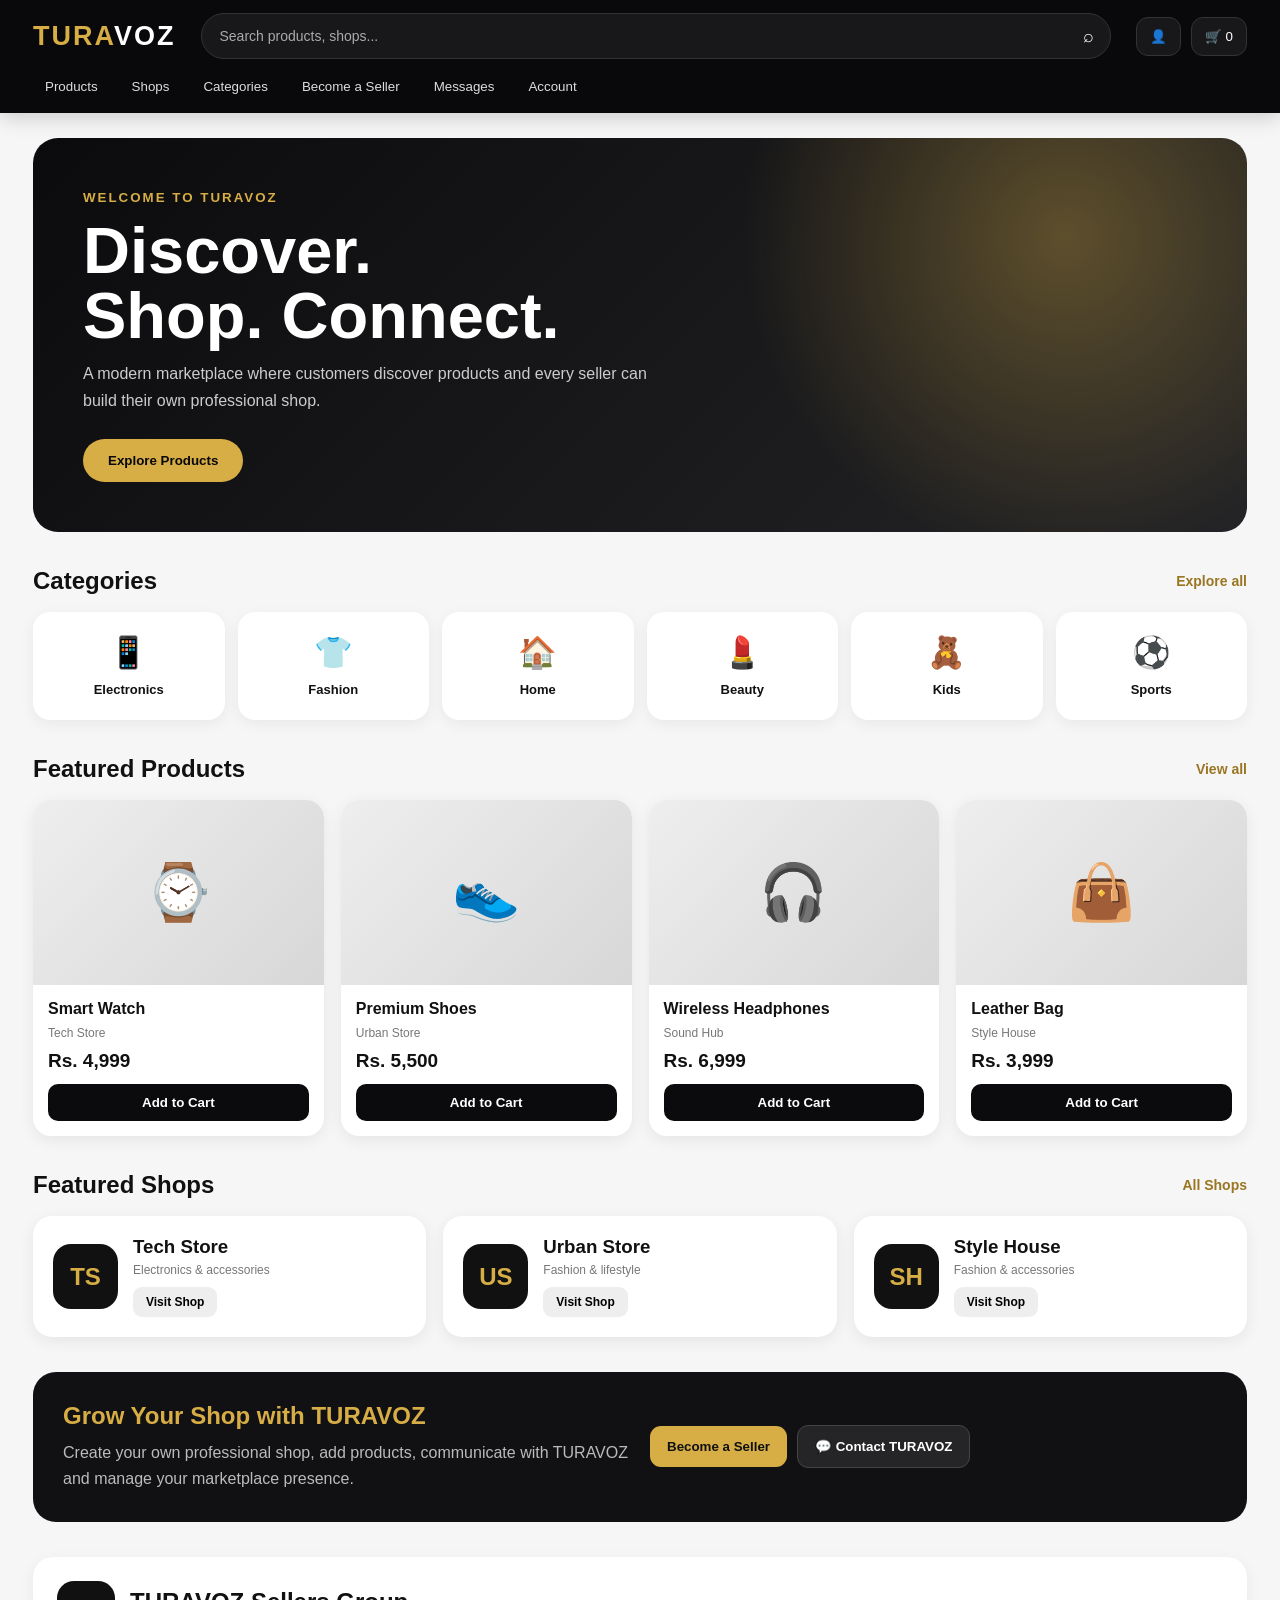
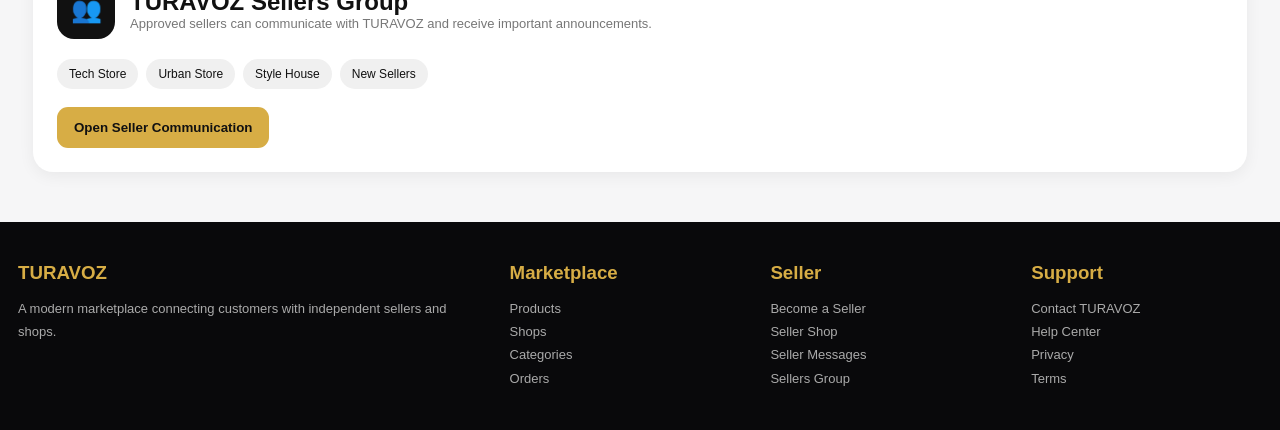
<file: index.html>
<!DOCTYPE html>
<html lang="en">
<head>
  <meta charset="UTF-8">
  <meta name="viewport" content="width=device-width, initial-scale=1.0">
  <meta name="theme-color" content="#0b0b0d">
  <title>TURAVOZ — Marketplace</title>

  <style>
    * {
      box-sizing: border-box;
      margin: 0;
      padding: 0;
      font-family: Arial, Helvetica, sans-serif;
    }

    body {
      background: #f6f6f7;
      color: #111;
    }

    a {
      text-decoration: none;
      color: inherit;
    }

    button {
      border: 0;
      cursor: pointer;
    }

    /* HEADER */
    header {
      background: #09090b;
      color: white;
      position: sticky;
      top: 0;
      z-index: 1000;
      box-shadow: 0 4px 20px rgba(0,0,0,.18);
    }

    .topbar {
      max-width: 1250px;
      margin: auto;
      min-height: 72px;
      padding: 12px 18px;
      display: flex;
      align-items: center;
      gap: 25px;
    }

    .logo {
      font-size: 27px;
      font-weight: 900;
      letter-spacing: 2px;
      color: #d7ad45;
      white-space: nowrap;
    }

    .logo span {
      color: white;
    }

    .search {
      flex: 1;
      position: relative;
    }

    .search input {
      width: 100%;
      padding: 14px 48px 14px 18px;
      border-radius: 30px;
      border: 1px solid #333;
      outline: none;
      background: #18181b;
      color: white;
      font-size: 14px;
    }

    .search input::placeholder {
      color: #aaa;
    }

    .search-icon {
      position: absolute;
      right: 17px;
      top: 13px;
      font-size: 18px;
    }

    .header-actions {
      display: flex;
      gap: 10px;
    }

    .head-btn {
      background: #18181b;
      color: white;
      border: 1px solid #333;
      border-radius: 12px;
      padding: 11px 13px;
    }

    .head-btn:hover {
      border-color: #d7ad45;
      color: #d7ad45;
    }

    /* NAV */
    .nav {
      max-width: 1250px;
      margin: auto;
      padding: 0 18px 12px;
      display: flex;
      gap: 10px;
      overflow-x: auto;
    }

    .nav button {
      background: transparent;
      color: #ddd;
      padding: 7px 12px;
      white-space: nowrap;
      border-radius: 8px;
    }

    .nav button:hover {
      background: #202024;
      color: #d7ad45;
    }

    /* HERO */
    .hero {
      max-width: 1250px;
      margin: 25px auto;
      padding: 0 18px;
    }

    .hero-box {
      min-height: 310px;
      border-radius: 25px;
      padding: 50px;
      background:
        radial-gradient(circle at 85% 25%, rgba(215,173,69,.35), transparent 30%),
        linear-gradient(135deg, #0b0b0d, #242426);
      color: white;
      display: flex;
      align-items: center;
      position: relative;
      overflow: hidden;
    }

    .hero-content {
      max-width: 650px;
    }

    .hero small {
      color: #d7ad45;
      font-weight: bold;
      letter-spacing: 2px;
    }

    .hero h1 {
      font-size: clamp(36px, 6vw, 65px);
      margin: 12px 0;
      line-height: 1;
    }

    .hero p {
      color: #ccc;
      line-height: 1.7;
      max-width: 580px;
    }

    .hero-btn {
      margin-top: 25px;
      padding: 14px 25px;
      border-radius: 30px;
      background: #d7ad45;
      color: #080808;
      font-weight: bold;
    }

    /* SECTIONS */
    .section {
      max-width: 1250px;
      margin: 35px auto;
      padding: 0 18px;
    }

    .section-title {
      display: flex;
      justify-content: space-between;
      align-items: center;
      margin-bottom: 17px;
    }

    .section-title h2 {
      font-size: 24px;
    }

    .view {
      color: #9a7622;
      font-weight: bold;
      font-size: 14px;
    }

    /* CATEGORIES */
    .categories {
      display: grid;
      grid-template-columns: repeat(6, 1fr);
      gap: 13px;
    }

    .category {
      background: white;
      padding: 22px 10px;
      border-radius: 17px;
      text-align: center;
      box-shadow: 0 4px 15px rgba(0,0,0,.06);
      transition: .2s;
    }

    .category:hover {
      transform: translateY(-4px);
      box-shadow: 0 10px 25px rgba(0,0,0,.1);
    }

    .category .icon {
      font-size: 31px;
      margin-bottom: 9px;
    }

    .category b {
      font-size: 13px;
    }

    /* PRODUCTS */
    .products {
      display: grid;
      grid-template-columns: repeat(4, 1fr);
      gap: 17px;
    }

    .product {
      background: white;
      border-radius: 18px;
      overflow: hidden;
      box-shadow: 0 4px 16px rgba(0,0,0,.07);
      transition: .2s;
    }

    .product:hover {
      transform: translateY(-4px);
    }

    .product-image {
      height: 185px;
      background: linear-gradient(135deg,#eee,#d7d7d7);
      display: flex;
      align-items: center;
      justify-content: center;
      font-size: 55px;
    }

    .product-info {
      padding: 15px;
    }

    .product-name {
      font-weight: bold;
      margin-bottom: 8px;
    }

    .shop-name {
      font-size: 12px;
      color: #777;
      margin-bottom: 10px;
    }

    .price {
      color: #111;
      font-size: 19px;
      font-weight: 800;
    }

    .add-cart {
      width: 100%;
      margin-top: 12px;
      padding: 11px;
      border-radius: 10px;
      background: #0b0b0d;
      color: white;
      font-weight: bold;
    }

    .add-cart:hover {
      background: #d7ad45;
      color: #111;
    }

    /* SHOPS */
    .shops {
      display: grid;
      grid-template-columns: repeat(3, 1fr);
      gap: 17px;
    }

    .shop-card {
      background: white;
      border-radius: 19px;
      padding: 20px;
      box-shadow: 0 4px 16px rgba(0,0,0,.07);
      display: flex;
      align-items: center;
      gap: 15px;
    }

    .shop-logo {
      min-width: 65px;
      height: 65px;
      border-radius: 18px;
      background: #111;
      color: #d7ad45;
      display: flex;
      justify-content: center;
      align-items: center;
      font-size: 24px;
      font-weight: 900;
    }

    .shop-card h3 {
      margin-bottom: 5px;
    }

    .shop-card p {
      color: #777;
      font-size: 12px;
      margin-bottom: 10px;
    }

    .shop-card button {
      padding: 8px 13px;
      border-radius: 9px;
      background: #eee;
      font-size: 12px;
      font-weight: bold;
    }

    /* SELLER AREA */
    .seller-panel {
      background: #111113;
      color: white;
      border-radius: 23px;
      padding: 30px;
      display: grid;
      grid-template-columns: 1fr 1fr;
      gap: 20px;
    }

    .seller-panel h2 {
      color: #d7ad45;
      margin-bottom: 10px;
    }

    .seller-panel p {
      color: #bbb;
      line-height: 1.6;
    }

    .seller-buttons {
      display: flex;
      flex-wrap: wrap;
      gap: 10px;
      align-items: center;
    }

    .seller-btn {
      padding: 13px 17px;
      border-radius: 11px;
      background: #d7ad45;
      color: #111;
      font-weight: bold;
    }

    .seller-btn.dark {
      background: #252527;
      color: white;
      border: 1px solid #444;
    }

    /* GROUP */
    .group {
      background: white;
      border-radius: 20px;
      padding: 24px;
      box-shadow: 0 4px 16px rgba(0,0,0,.06);
    }

    .group-head {
      display: flex;
      align-items: center;
      gap: 15px;
      margin-bottom: 20px;
    }

    .group-icon {
      width: 58px;
      height: 58px;
      border-radius: 17px;
      background: #111;
      color: #d7ad45;
      display: flex;
      align-items: center;
      justify-content: center;
      font-size: 25px;
    }

    .group p {
      color: #777;
      font-size: 13px;
    }

    .seller-list {
      display: flex;
      gap: 8px;
      flex-wrap: wrap;
    }

    .seller-pill {
      padding: 8px 12px;
      background: #f0f0f0;
      border-radius: 20px;
      font-size: 12px;
    }

    /* FOOTER */
    footer {
      background: #09090b;
      color: white;
      margin-top: 50px;
      padding: 40px 18px;
    }

    .footer-grid {
      max-width: 1250px;
      margin: auto;
      display: grid;
      grid-template-columns: 2fr 1fr 1fr 1fr;
      gap: 30px;
    }

    footer h3 {
      color: #d7ad45;
      margin-bottom: 13px;
    }

    footer p,
    footer li {
      color: #aaa;
      font-size: 13px;
      line-height: 1.8;
      list-style: none;
    }

    /* MOBILE */
    @media(max-width: 850px) {
      .topbar {
        flex-wrap: wrap;
        gap: 10px;
      }

      .search {
        order: 3;
        flex-basis: 100%;
      }

      .categories {
        grid-template-columns: repeat(3, 1fr);
      }

      .products {
        grid-template-columns: repeat(2, 1fr);
      }

      .shops {
        grid-template-columns: 1fr;
      }

      .seller-panel {
        grid-template-columns: 1fr;
      }

      .footer-grid {
        grid-template-columns: 1fr 1fr;
      }

      .hero-box {
        padding: 30px;
      }
    }

    @media(max-width: 480px) {
      .logo {
        font-size: 22px;
      }

      .categories {
        grid-template-columns: repeat(2, 1fr);
      }

      .products {
        grid-template-columns: 1fr 1fr;
        gap: 10px;
      }

      .product-image {
        height: 140px;
      }

      .hero-box {
        min-height: 280px;
        padding: 25px;
      }

      .footer-grid {
        grid-template-columns: 1fr;
      }
    }
  </style>
</head>

<body>

<header>
  <div class="topbar">

    <a href="index.html" class="logo">
      TURA<span>VOZ</span>
    </a>

    <div class="search">
      <input
        type="text"
        id="searchInput"
        placeholder="Search products, shops..."
        onkeyup="searchProducts()">
      <span class="search-icon">⌕</span>
    </div>

    <div class="header-actions">
      <button class="head-btn" onclick="openAccount()">👤</button>
      <button class="head-btn" onclick="openCart()">🛒 <span id="cartCount">0</span></button>
    </div>

  </div>

  <nav class="nav">
    <button onclick="scrollToSection('products')">Products</button>
    <button onclick="scrollToSection('shops')">Shops</button>
    <button onclick="scrollToSection('categories')">Categories</button>
    <button onclick="scrollToSection('seller')">Become a Seller</button>
    <button onclick="openMessages()">Messages</button>
    <button onclick="openAccount()">Account</button>
  </nav>
</header>


<main>

  <!-- HERO -->
  <section class="hero">
    <div class="hero-box">
      <div class="hero-content">
        <small>WELCOME TO TURAVOZ</small>
        <h1>Discover.<br>Shop. Connect.</h1>
        <p>
          A modern marketplace where customers discover products
          and every seller can build their own professional shop.
        </p>
        <button class="hero-btn" onclick="scrollToSection('products')">
          Explore Products
        </button>
      </div>
    </div>
  </section>


  <!-- CATEGORIES -->
  <section class="section" id="categories">
    <div class="section-title">
      <h2>Categories</h2>
      <span class="view">Explore all</span>
    </div>

    <div class="categories">
      <div class="category"><div class="icon">📱</div><b>Electronics</b></div>
      <div class="category"><div class="icon">👕</div><b>Fashion</b></div>
      <div class="category"><div class="icon">🏠</div><b>Home</b></div>
      <div class="category"><div class="icon">💄</div><b>Beauty</b></div>
      <div class="category"><div class="icon">🧸</div><b>Kids</b></div>
      <div class="category"><div class="icon">⚽</div><b>Sports</b></div>
    </div>
  </section>


  <!-- PRODUCTS -->
  <section class="section" id="products">
    <div class="section-title">
      <h2>Featured Products</h2>
      <span class="view">View all</span>
    </div>

    <div class="products" id="productGrid">

      <div class="product" data-name="Smart Watch">
        <div class="product-image">⌚</div>
        <div class="product-info">
          <div class="product-name">Smart Watch</div>
          <div class="shop-name">Tech Store</div>
          <div class="price">Rs. 4,999</div>
          <button class="add-cart" onclick="addToCart('Smart Watch',4999)">
            Add to Cart
          </button>
        </div>
      </div>

      <div class="product" data-name="Premium Shoes">
        <div class="product-image">👟</div>
        <div class="product-info">
          <div class="product-name">Premium Shoes</div>
          <div class="shop-name">Urban Store</div>
          <div class="price">Rs. 5,500</div>
          <button class="add-cart" onclick="addToCart('Premium Shoes',5500)">
            Add to Cart
          </button>
        </div>
      </div>

      <div class="product" data-name="Wireless Headphones">
        <div class="product-image">🎧</div>
        <div class="product-info">
          <div class="product-name">Wireless Headphones</div>
          <div class="shop-name">Sound Hub</div>
          <div class="price">Rs. 6,999</div>
          <button class="add-cart" onclick="addToCart('Wireless Headphones',6999)">
            Add to Cart
          </button>
        </div>
      </div>

      <div class="product" data-name="Leather Bag">
        <div class="product-image">👜</div>
        <div class="product-info">
          <div class="product-name">Leather Bag</div>
          <div class="shop-name">Style House</div>
          <div class="price">Rs. 3,999</div>
          <button class="add-cart" onclick="addToCart('Leather Bag',3999)">
            Add to Cart
          </button>
        </div>
      </div>

    </div>
  </section>


  <!-- SHOPS -->
  <section class="section" id="shops">
    <div class="section-title">
      <h2>Featured Shops</h2>
      <span class="view">All Shops</span>
    </div>

    <div class="shops">

      <div class="shop-card">
        <div class="shop-logo">TS</div>
        <div>
          <h3>Tech Store</h3>
          <p>Electronics & accessories</p>
          <button onclick="openShop('Tech Store')">Visit Shop</button>
        </div>
      </div>

      <div class="shop-card">
        <div class="shop-logo">US</div>
        <div>
          <h3>Urban Store</h3>
          <p>Fashion & lifestyle</p>
          <button onclick="openShop('Urban Store')">Visit Shop</button>
        </div>
      </div>

      <div class="shop-card">
        <div class="shop-logo">SH</div>
        <div>
          <h3>Style House</h3>
          <p>Fashion & accessories</p>
          <button onclick="openShop('Style House')">Visit Shop</button>
        </div>
      </div>

    </div>
  </section>


  <!-- SELLER -->
  <section class="section" id="seller">
    <div class="seller-panel">

      <div>
        <h2>Grow Your Shop with TURAVOZ</h2>
        <p>
          Create your own professional shop, add products,
          communicate with TURAVOZ and manage your marketplace presence.
        </p>
      </div>

      <div class="seller-buttons">
        <button class="seller-btn" onclick="sellerRegister()">
          Become a Seller
        </button>

        <button class="seller-btn dark" onclick="openMessages()">
          💬 Contact TURAVOZ
        </button>
      </div>

    </div>
  </section>


  <!-- SELLER GROUP -->
  <section class="section">
    <div class="group">

      <div class="group-head">
        <div class="group-icon">👥</div>

        <div>
          <h2>TURAVOZ Sellers Group</h2>
          <p>
            Approved sellers can communicate with TURAVOZ
            and receive important announcements.
          </p>
        </div>
      </div>

      <div class="seller-list">
        <span class="seller-pill">Tech Store</span>
        <span class="seller-pill">Urban Store</span>
        <span class="seller-pill">Style House</span>
        <span class="seller-pill">New Sellers</span>
      </div>

      <br>

      <button class="seller-btn" onclick="openMessages()">
        Open Seller Communication
      </button>

    </div>
  </section>

</main>


<footer>
  <div class="footer-grid">

    <div>
      <h3>TURAVOZ</h3>
      <p>
        A modern marketplace connecting customers
        with independent sellers and shops.
      </p>
    </div>

    <div>
      <h3>Marketplace</h3>
      <ul>
        <li>Products</li>
        <li>Shops</li>
        <li>Categories</li>
        <li>Orders</li>
      </ul>
    </div>

    <div>
      <h3>Seller</h3>
      <ul>
        <li>Become a Seller</li>
        <li>Seller Shop</li>
        <li>Seller Messages</li>
        <li>Sellers Group</li>
      </ul>
    </div>

    <div>
      <h3>Support</h3>
      <ul>
        <li>Contact TURAVOZ</li>
        <li>Help Center</li>
        <li>Privacy</li>
        <li>Terms</li>
      </ul>
    </div>

  </div>
</footer>


<script>

  let cart = JSON.parse(localStorage.getItem("turavozCart")) || [];

  updateCartCount();


  function addToCart(name, price) {

    cart.push({
      name: name,
      price: price
    });

    localStorage.setItem("turavozCart", JSON.stringify(cart));

    updateCartCount();

    alert(name + " added to cart!");
  }


  function updateCartCount() {
    document.getElementById("cartCount").innerText = cart.length;
  }


  function openCart() {
    alert(
      "TURAVOZ CART\n\n" +
      "Items in cart: " + cart.length +
      "\n\nCart page will be connected in the next file."
    );
  }


  function openAccount() {
    alert(
      "TURAVOZ ACCOUNT\n\n" +
      "Login / Signup / Orders / Seller Account\n\n" +
      "Account page will be connected next."
    );
  }


  function openMessages() {
    alert(
      "TURAVOZ MESSAGES\n\n" +
      "Seller → TURAVOZ communication\n" +
      "Sellers Group\n" +
      "Admin announcements\n\n" +
      "Realtime messaging will be connected with the backend."
    );
  }


  function sellerRegister() {
    alert(
      "BECOME A SELLER\n\n" +
      "Seller registration page will be connected next."
    );
  }


  function openShop(shopName) {
    alert(
      shopName +
      "\n\nThis seller will have a separate professional shop page."
    );
  }


  function scrollToSection(id) {
    const section = document.getElementById(id);

    if (section) {
      section.scrollIntoView({
        behavior: "smooth"
      });
    }
  }


  function searchProducts() {

    const query =
      document.getElementById("searchInput")
      .value
      .toLowerCase();

    const products =
      document.querySelectorAll(".product");

    products.forEach(product => {

      const name =
        product.dataset.name.toLowerCase();

      product.style.display =
        name.includes(query)
        ? "block"
        : "none";

    });
  }

</script>

</body>
</html>
</file>
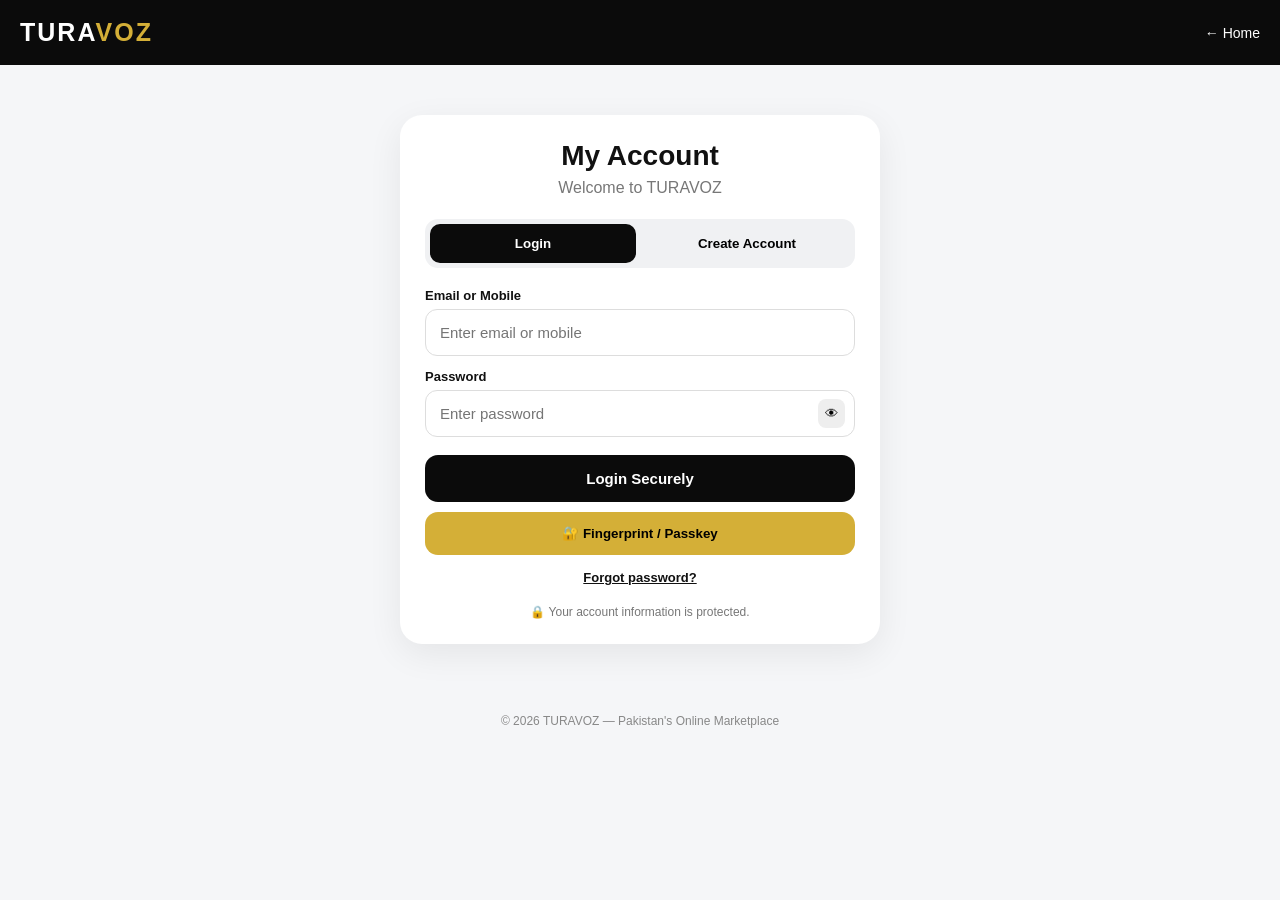
<file: account.html>
<!DOCTYPE html>
<html lang="en">
<head>
<meta charset="UTF-8">
<meta name="viewport" content="width=device-width, initial-scale=1.0">
<meta name="theme-color" content="#0b0b0b">
<title>TURAVOZ — Account</title>

<style>
*{
  box-sizing:border-box;
  margin:0;
  padding:0;
  font-family:Arial,Helvetica,sans-serif;
}

body{
  min-height:100vh;
  background:#f5f6f8;
  color:#111;
}

.header{
  background:#0b0b0b;
  color:#fff;
  padding:18px 20px;
  display:flex;
  align-items:center;
  justify-content:space-between;
}

.logo{
  font-size:25px;
  font-weight:900;
  letter-spacing:2px;
}

.logo span{
  color:#d4af37;
}

.back{
  color:#fff;
  text-decoration:none;
  font-size:14px;
}

.container{
  max-width:520px;
  margin:30px auto;
  padding:20px;
}

.card{
  background:#fff;
  border-radius:22px;
  padding:25px;
  box-shadow:0 10px 35px #00000012;
}

.title{
  text-align:center;
  margin-bottom:22px;
}

.title h1{
  font-size:28px;
  margin-bottom:7px;
}

.title p{
  color:#777;
}

.tabs{
  display:grid;
  grid-template-columns:1fr 1fr;
  gap:8px;
  background:#f0f1f3;
  padding:5px;
  border-radius:13px;
  margin-bottom:20px;
}

.tab{
  border:0;
  padding:12px;
  border-radius:10px;
  background:transparent;
  font-weight:bold;
  cursor:pointer;
}

.tab.active{
  background:#0b0b0b;
  color:#fff;
}

label{
  display:block;
  font-size:13px;
  font-weight:bold;
  margin:13px 0 6px;
}

.input{
  width:100%;
  padding:14px;
  border:1px solid #ddd;
  border-radius:12px;
  outline:none;
  font-size:15px;
}

.input:focus{
  border-color:#111;
}

.password{
  position:relative;
}

.password button{
  position:absolute;
  right:10px;
  top:9px;
  border:0;
  background:#eee;
  border-radius:8px;
  padding:7px;
}

.main-btn{
  width:100%;
  border:0;
  background:#0b0b0b;
  color:#fff;
  padding:15px;
  border-radius:13px;
  font-weight:bold;
  font-size:15px;
  margin-top:18px;
  cursor:pointer;
}

.gold-btn{
  width:100%;
  border:0;
  background:#d4af37;
  color:#000;
  padding:14px;
  border-radius:13px;
  font-weight:bold;
  margin-top:10px;
  cursor:pointer;
}

.divider{
  display:flex;
  align-items:center;
  gap:10px;
  margin:20px 0;
  color:#999;
  font-size:12px;
}

.divider:before,
.divider:after{
  content:"";
  height:1px;
  background:#ddd;
  flex:1;
}

.link{
  color:#555;
  text-align:center;
  margin-top:15px;
  font-size:13px;
}

.link a{
  color:#111;
  font-weight:bold;
}

.hidden{
  display:none;
}

.role{
  margin-top:18px;
  padding:15px;
  border:1px solid #eee;
  border-radius:14px;
}

.role-title{
  font-weight:bold;
  margin-bottom:10px;
}

.role-options{
  display:grid;
  grid-template-columns:1fr 1fr;
  gap:10px;
}

.role-option{
  border:1px solid #ddd;
  padding:12px;
  border-radius:11px;
  text-align:center;
  cursor:pointer;
}

.role-option.selected{
  border-color:#111;
  background:#f2f2f2;
  font-weight:bold;
}

.security{
  text-align:center;
  margin-top:20px;
  color:#777;
  font-size:12px;
}

.footer{
  text-align:center;
  color:#888;
  padding:20px;
  font-size:12px;
}
</style>
</head>

<body>

<header class="header">
  <div class="logo">TURA<span>VOZ</span></div>
  <a class="back" href="index.html">← Home</a>
</header>

<div class="container">

<div class="card">

<div class="title">
  <h1>My Account</h1>
  <p>Welcome to TURAVOZ</p>
</div>

<div class="tabs">
  <button class="tab active" id="loginTab" onclick="showLogin()">
    Login
  </button>

  <button class="tab" id="signupTab" onclick="showSignup()">
    Create Account
  </button>
</div>

<!-- LOGIN -->

<div id="loginBox">

<label>Email or Mobile</label>
<input
  class="input"
  id="loginUser"
  type="text"
  placeholder="Enter email or mobile"
>

<label>Password</label>

<div class="password">
<input
  class="input"
  id="loginPassword"
  type="password"
  placeholder="Enter password"
>
<button onclick="togglePassword('loginPassword')">👁</button>
</div>

<button class="main-btn" onclick="login()">
  Login Securely
</button>

<button class="gold-btn" onclick="passkeyLogin()">
  🔐 Fingerprint / Passkey
</button>

<div class="link">
  <a href="#" onclick="forgotPassword();return false;">
    Forgot password?
  </a>
</div>

</div>

<!-- SIGNUP -->

<div id="signupBox" class="hidden">

<label>Your Name</label>
<input
  class="input"
  id="name"
  type="text"
  placeholder="Enter your name"
>

<label>Email</label>
<input
  class="input"
  id="email"
  type="email"
  placeholder="Enter email"
>

<label>Mobile Number</label>
<input
  class="input"
  id="mobile"
  type="tel"
  placeholder="03XXXXXXXXX"
>

<label>Create Password</label>

<div class="password">
<input
  class="input"
  id="signupPassword"
  type="password"
  placeholder="Create password"
>
<button onclick="togglePassword('signupPassword')">👁</button>
</div>

<div class="role">
<div class="role-title">Account Type</div>

<div class="role-options">

<div
  class="role-option selected"
  id="buyerRole"
  onclick="selectRole('buyer')">
  🛒 Customer
</div>

<div
  class="role-option"
  id="sellerRole"
  onclick="selectRole('seller')">
  🏪 Seller
</div>

</div>
</div>

<button class="main-btn" onclick="createAccount()">
  Create TURAVOZ Account
</button>

</div>

<div class="security">
  🔒 Your account information is protected.
</div>

</div>
</div>

<footer class="footer">
© 2026 TURAVOZ — Pakistan's Online Marketplace
</footer>

<script>

let selectedRole = "buyer";

function showLogin(){

  document.getElementById("loginBox")
    .classList.remove("hidden");

  document.getElementById("signupBox")
    .classList.add("hidden");

  document.getElementById("loginTab")
    .classList.add("active");

  document.getElementById("signupTab")
    .classList.remove("active");
}

function showSignup(){

  document.getElementById("signupBox")
    .classList.remove("hidden");

  document.getElementById("loginBox")
    .classList.add("hidden");

  document.getElementById("signupTab")
    .classList.add("active");

  document.getElementById("loginTab")
    .classList.remove("active");
}

function selectRole(role){

  selectedRole = role;

  document.getElementById("buyerRole")
    .classList.remove("selected");

  document.getElementById("sellerRole")
    .classList.remove("selected");

  if(role === "buyer"){
    document.getElementById("buyerRole")
      .classList.add("selected");
  }else{
    document.getElementById("sellerRole")
      .classList.add("selected");
  }
}

function togglePassword(id){

  const field = document.getElementById(id);

  field.type =
    field.type === "password"
    ? "text"
    : "password";
}

function createAccount(){

  const name =
    document.getElementById("name").value.trim();

  const email =
    document.getElementById("email").value.trim();

  const mobile =
    document.getElementById("mobile").value.trim();

  const password =
    document.getElementById("signupPassword").value;

  if(!name || !email || !mobile || !password){

    alert("Please complete all required fields.");
    return;
  }

  localStorage.setItem(
    "turavozUserName",
    name
  );

  localStorage.setItem(
    "turavozUserEmail",
    email
  );

  localStorage.setItem(
    "turavozUserMobile",
    mobile
  );

  localStorage.setItem(
    "turavozUserRole",
    selectedRole
  );

  alert(
    "Account created successfully!\n\n" +
    "Welcome to TURAVOZ, " + name + "!"
  );

  if(selectedRole === "seller"){
    window.location.href = "seller.html";
  }else{
    window.location.href = "index.html";
  }
}

function login(){

  const user =
    document.getElementById("loginUser").value.trim();

  const password =
    document.getElementById("loginPassword").value;

  if(!user || !password){

    alert("Please enter your login details.");
    return;
  }

  const name =
    localStorage.getItem("turavozUserName") || "User";

  const role =
    localStorage.getItem("turavozUserRole") || "buyer";

  alert("Login successful. Welcome " + name + "!");

  if(role === "seller"){
    window.location.href = "seller.html";
  }else{
    window.location.href = "index.html";
  }
}

function forgotPassword(){

  const mobile =
    prompt("Enter your registered mobile number:");

  if(mobile){

    alert(
      "Password recovery request received.\n" +
      "OTP verification will be connected with the backend."
    );
  }
}

function passkeyLogin(){

  if(window.PublicKeyCredential){

    alert(
      "Fingerprint / Passkey is supported on this device.\n\n" +
      "Final secure authentication requires HTTPS and a backend."
    );

  }else{

    alert(
      "Fingerprint / Passkey is not available in this browser."
    );
  }
}

</script>

</body>
</html>
</file>
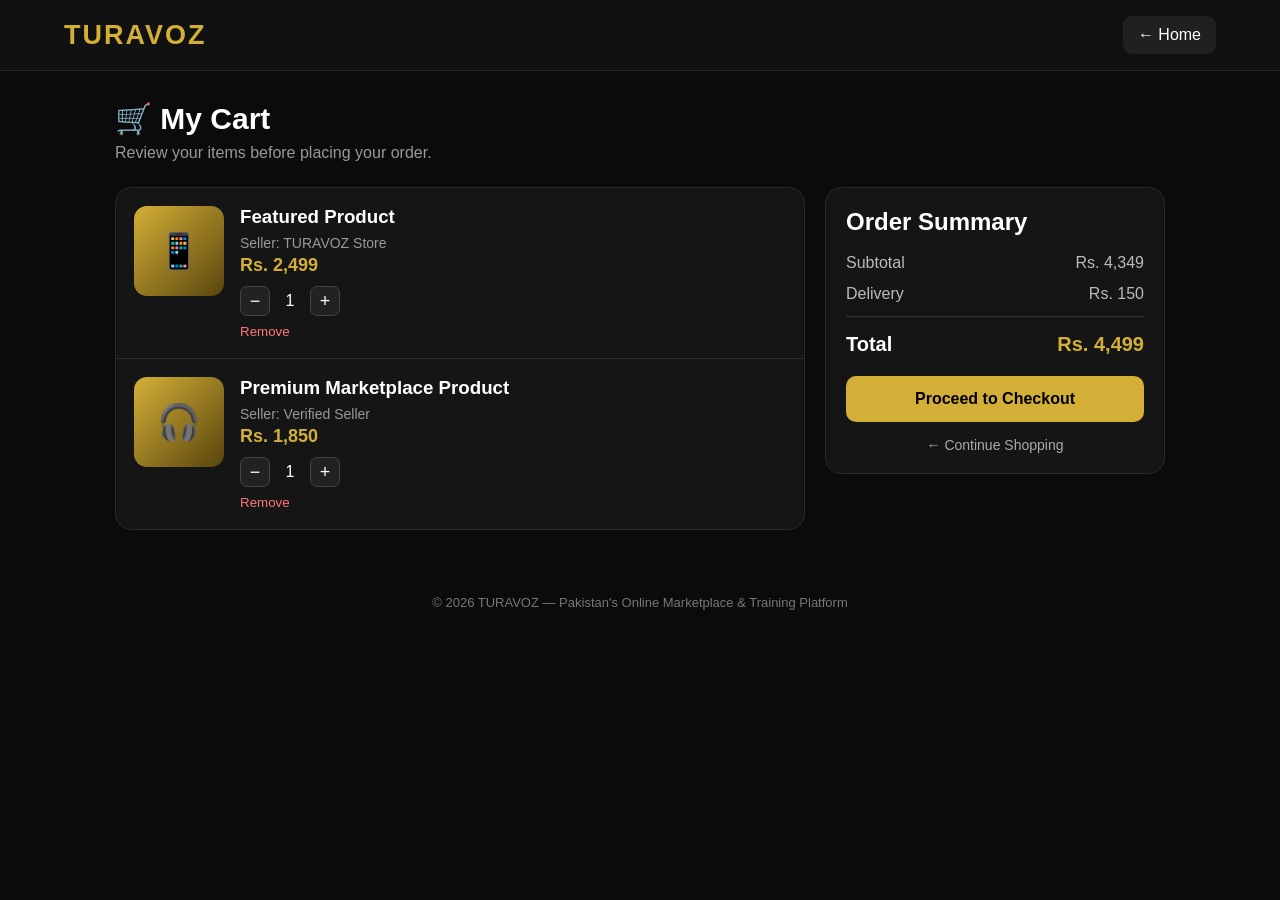
<file: cart.html>
<!DOCTYPE html>
<html lang="en">
<head>
<meta charset="UTF-8">
<meta name="viewport" content="width=device-width, initial-scale=1.0">
<title>TURAVOZ | Cart</title>

<style>
*{box-sizing:border-box;margin:0;padding:0;font-family:Arial,sans-serif}

body{
  background:#0b0b0b;
  color:#fff;
}

header{
  background:#111;
  border-bottom:1px solid #292929;
  padding:16px 5%;
  display:flex;
  justify-content:space-between;
  align-items:center;
}

.logo{
  color:#d4af37;
  font-size:27px;
  font-weight:900;
  letter-spacing:2px;
}

.back{
  color:#fff;
  text-decoration:none;
  background:#202020;
  padding:10px 15px;
  border-radius:9px;
}

.container{
  width:92%;
  max-width:1050px;
  margin:30px auto;
}

h1{
  font-size:30px;
  margin-bottom:8px;
}

.subtitle{
  color:#999;
  margin-bottom:25px;
}

.cart{
  display:grid;
  grid-template-columns:1fr 340px;
  gap:20px;
}

.items{
  background:#151515;
  border:1px solid #292929;
  border-radius:16px;
  overflow:hidden;
}

.item{
  display:flex;
  gap:16px;
  padding:18px;
  border-bottom:1px solid #292929;
}

.item:last-child{
  border-bottom:none;
}

.image{
  width:90px;
  height:90px;
  flex-shrink:0;
  border-radius:13px;
  background:linear-gradient(135deg,#d4af37,#59450d);
  display:flex;
  align-items:center;
  justify-content:center;
  font-size:35px;
}

.info{
  flex:1;
}

.info h3{
  margin-bottom:7px;
}

.info p{
  color:#999;
  font-size:14px;
  margin:4px 0;
}

.price{
  color:#d4af37!important;
  font-size:18px!important;
  font-weight:bold;
}

.qty{
  display:flex;
  align-items:center;
  gap:10px;
  margin-top:10px;
}

.qty button{
  width:30px;
  height:30px;
  border:1px solid #444;
  background:#222;
  color:#fff;
  border-radius:7px;
  font-size:18px;
}

.qty span{
  min-width:20px;
  text-align:center;
}

.remove{
  color:#ff7777;
  background:none;
  border:none;
  margin-top:8px;
  cursor:pointer;
}

.summary{
  background:#151515;
  border:1px solid #292929;
  border-radius:16px;
  padding:20px;
  height:max-content;
  position:sticky;
  top:20px;
}

.summary h2{
  margin-bottom:18px;
}

.row{
  display:flex;
  justify-content:space-between;
  margin:13px 0;
  color:#bbb;
}

.total{
  border-top:1px solid #333;
  padding-top:16px;
  color:#fff;
  font-size:20px;
  font-weight:bold;
}

.total span:last-child{
  color:#d4af37;
}

.checkout{
  display:block;
  text-align:center;
  text-decoration:none;
  background:#d4af37;
  color:#000;
  font-weight:bold;
  padding:14px;
  border-radius:10px;
  margin-top:20px;
}

.continue{
  display:block;
  text-align:center;
  color:#aaa;
  text-decoration:none;
  margin-top:15px;
  font-size:14px;
}

.empty{
  display:none;
  text-align:center;
  padding:55px 20px;
  background:#151515;
  border:1px solid #292929;
  border-radius:16px;
}

.empty div{
  font-size:55px;
  margin-bottom:15px;
}

.empty p{
  color:#999;
  margin:8px 0 20px;
}

.empty a{
  display:inline-block;
  background:#d4af37;
  color:#000;
  padding:12px 20px;
  border-radius:9px;
  text-decoration:none;
  font-weight:bold;
}

footer{
  text-align:center;
  color:#777;
  padding:35px 15px;
  font-size:13px;
}

@media(max-width:750px){
  .cart{
    grid-template-columns:1fr;
  }

  .summary{
    position:static;
  }
}

@media(max-width:480px){
  .logo{
    font-size:22px;
  }

  .item{
    gap:12px;
  }

  .image{
    width:75px;
    height:75px;
  }
}
</style>
</head>

<body>

<header>
  <div class="logo">TURAVOZ</div>
  <a href="index.html" class="back">← Home</a>
</header>

<main class="container">

  <h1>🛒 My Cart</h1>
  <p class="subtitle">Review your items before placing your order.</p>

  <div class="cart" id="cartArea">

    <section class="items">

      <div class="item">

        <div class="image">📱</div>

        <div class="info">
          <h3>Featured Product</h3>
          <p>Seller: TURAVOZ Store</p>
          <p class="price">Rs. 2,499</p>

          <div class="qty">
            <button onclick="changeQty(0,-1)">−</button>
            <span id="qty0">1</span>
            <button onclick="changeQty(0,1)">+</button>
          </div>

          <button class="remove" onclick="removeItem(0)">Remove</button>
        </div>

      </div>


      <div class="item">

        <div class="image">🎧</div>

        <div class="info">
          <h3>Premium Marketplace Product</h3>
          <p>Seller: Verified Seller</p>
          <p class="price">Rs. 1,850</p>

          <div class="qty">
            <button onclick="changeQty(1,-1)">−</button>
            <span id="qty1">1</span>
            <button onclick="changeQty(1,1)">+</button>
          </div>

          <button class="remove" onclick="removeItem(1)">Remove</button>
        </div>

      </div>

    </section>


    <aside class="summary">

      <h2>Order Summary</h2>

      <div class="row">
        <span>Subtotal</span>
        <span id="subtotal">Rs. 4,349</span>
      </div>

      <div class="row">
        <span>Delivery</span>
        <span>Rs. 150</span>
      </div>

      <div class="row total">
        <span>Total</span>
        <span id="total">Rs. 4,499</span>
      </div>

      <a href="orders.html" class="checkout">
        Proceed to Checkout
      </a>

      <a href="shops.html" class="continue">
        ← Continue Shopping
      </a>

    </aside>

  </div>


  <div class="empty" id="emptyCart">
    <div>🛒</div>
    <h2>Your cart is empty</h2>
    <p>Add products from TURAVOZ to get started.</p>
    <a href="shops.html">Browse Products</a>
  </div>

</main>

<footer>
  © 2026 TURAVOZ — Pakistan's Online Marketplace & Training Platform
</footer>


<script>

let prices = [2499,1850];
let quantities = [1,1];

function changeQty(index, change){

  quantities[index] += change;

  if(quantities[index] < 1){
    quantities[index] = 1;
  }

  document.getElementById("qty"+index).innerText =
    quantities[index];

  calculate();
}

function removeItem(index){

  const items = document.querySelectorAll(".item");

  if(items[index]){
    items[index].remove();
  }

  prices[index] = 0;
  quantities[index] = 0;

  calculate();

  if(prices[0] === 0 && prices[1] === 0){
    document.getElementById("cartArea").style.display="none";
    document.getElementById("emptyCart").style.display="block";
  }
}

function calculate(){

  let subtotal =
    (prices[0] * quantities[0]) +
    (prices[1] * quantities[1]);

  let delivery = subtotal > 0 ? 150 : 0;

  document.getElementById("subtotal").innerText =
    "Rs. " + subtotal.toLocaleString();

  document.getElementById("total").innerText =
    "Rs. " + (subtotal + delivery).toLocaleString();
}

</script>

</body>
</html>
</file>
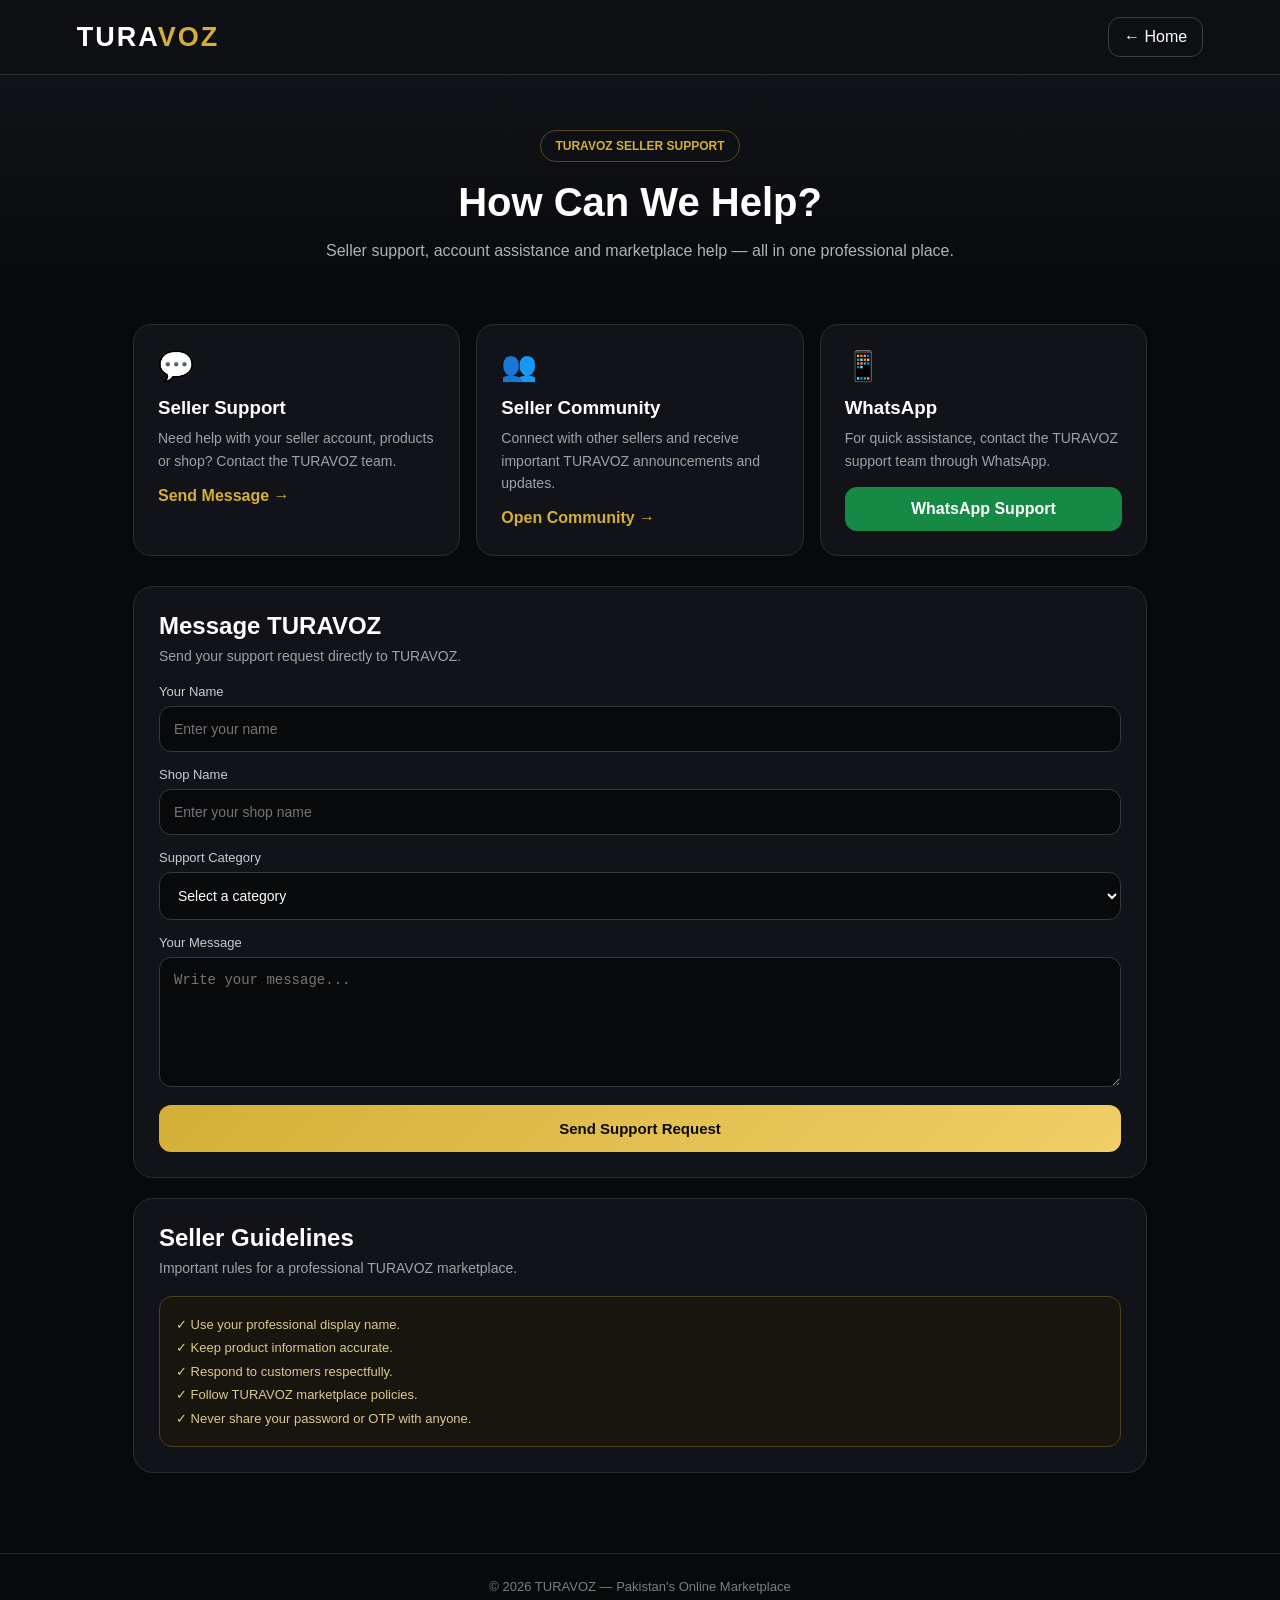
<file: contact.html>
<!DOCTYPE html>
<html lang="en">
<head>
<meta charset="UTF-8">
<meta name="viewport" content="width=device-width, initial-scale=1.0">
<meta name="theme-color" content="#08090b">

<title>TURAVOZ — Contact & Seller Support</title>

<style>
*{
  box-sizing:border-box;
  margin:0;
  padding:0;
}

body{
  font-family:Arial,Helvetica,sans-serif;
  background:#08090b;
  color:#fff;
  min-height:100vh;
}

.header{
  background:#0d0f12;
  border-bottom:1px solid #292d33;
  padding:17px 6%;
  display:flex;
  align-items:center;
  justify-content:space-between;
}

.logo{
  font-size:27px;
  font-weight:900;
  letter-spacing:2px;
}

.logo span{
  color:#d4af37;
}

.back{
  color:#fff;
  text-decoration:none;
  border:1px solid #3a3e44;
  padding:10px 15px;
  border-radius:12px;
}

.hero{
  text-align:center;
  padding:55px 20px 35px;
  background:linear-gradient(180deg,#111318,#08090b);
}

.badge{
  display:inline-block;
  color:#d4af37;
  border:1px solid #554821;
  border-radius:30px;
  padding:8px 14px;
  font-size:12px;
  font-weight:bold;
  margin-bottom:18px;
}

.hero h1{
  font-size:40px;
  margin-bottom:12px;
}

.hero p{
  color:#aeb2b8;
  max-width:650px;
  margin:auto;
  line-height:1.7;
}

.container{
  max-width:1050px;
  margin:auto;
  padding:25px 18px 60px;
}

.cards{
  display:grid;
  grid-template-columns:repeat(3,1fr);
  gap:16px;
  margin-bottom:30px;
}

.card{
  background:#111318;
  border:1px solid #292d33;
  border-radius:18px;
  padding:24px;
}

.icon{
  font-size:29px;
  margin-bottom:14px;
}

.card h3{
  margin-bottom:8px;
}

.card p{
  color:#9da2a9;
  font-size:14px;
  line-height:1.6;
}

.card a{
  display:inline-block;
  margin-top:15px;
  color:#d4af37;
  text-decoration:none;
  font-weight:bold;
}

.whatsapp{
  display:block !important;
  background:#168a45;
  color:#fff !important;
  text-align:center;
  padding:13px !important;
  border-radius:12px;
}

.section{
  background:#111318;
  border:1px solid #292d33;
  border-radius:20px;
  padding:25px;
  margin-bottom:20px;
}

.section h2{
  margin-bottom:8px;
}

.section-sub{
  color:#9da2a9;
  font-size:14px;
  margin-bottom:20px;
}

form{
  display:grid;
  gap:15px;
}

label{
  color:#c8cbd0;
  font-size:13px;
}

input,
select,
textarea{
  width:100%;
  margin-top:7px;
  padding:14px;
  background:#08090b;
  color:#fff;
  border:1px solid #34383e;
  border-radius:12px;
  outline:none;
  font-size:14px;
}

input:focus,
select:focus,
textarea:focus{
  border-color:#d4af37;
}

textarea{
  min-height:130px;
  resize:vertical;
}

button{
  border:0;
  background:linear-gradient(135deg,#d4af37,#f0cf67);
  color:#08090b;
  padding:15px;
  border-radius:12px;
  font-weight:900;
  cursor:pointer;
  font-size:15px;
}

.notice{
  background:#17150e;
  border:1px solid #4b4020;
  color:#d9c98f;
  padding:16px;
  border-radius:13px;
  line-height:1.8;
  font-size:13px;
}

.footer{
  text-align:center;
  border-top:1px solid #25282d;
  padding:25px;
  color:#777d85;
  font-size:13px;
}

@media(max-width:750px){

  .cards{
    grid-template-columns:1fr;
  }

  .hero h1{
    font-size:31px;
  }

  .header{
    padding:15px 18px;
  }
}
</style>
</head>

<body>

<header class="header">

  <div class="logo">
    TURA<span>VOZ</span>
  </div>

  <a class="back" href="index.html">
    ← Home
  </a>

</header>


<section class="hero">

  <div class="badge">
    TURAVOZ SELLER SUPPORT
  </div>

  <h1>
    How Can We Help?
  </h1>

  <p>
    Seller support, account assistance and marketplace help —
    all in one professional place.
  </p>

</section>


<main class="container">


  <div class="cards">


    <div class="card">

      <div class="icon">💬</div>

      <h3>
        Seller Support
      </h3>

      <p>
        Need help with your seller account, products or shop?
        Contact the TURAVOZ team.
      </p>

      <a href="#message">
        Send Message →
      </a>

    </div>


    <div class="card">

      <div class="icon">👥</div>

      <h3>
        Seller Community
      </h3>

      <p>
        Connect with other sellers and receive important
        TURAVOZ announcements and updates.
      </p>

      <a href="seller-community.html">
        Open Community →
      </a>

    </div>


    <div class="card">

      <div class="icon">📱</div>

      <h3>
        WhatsApp
      </h3>

      <p>
        For quick assistance, contact the TURAVOZ support
        team through WhatsApp.
      </p>

      <a
        class="whatsapp"
        href="https://wa.me/923343446939"
        target="_blank">
        WhatsApp Support
      </a>

    </div>

  </div>


  <section class="section" id="message">

    <h2>
      Message TURAVOZ
    </h2>

    <p class="section-sub">
      Send your support request directly to TURAVOZ.
    </p>


    <form onsubmit="sendMessage(event)">


      <label>

        Your Name

        <input
          type="text"
          id="name"
          placeholder="Enter your name"
          required>

      </label>


      <label>

        Shop Name

        <input
          type="text"
          id="shop"
          placeholder="Enter your shop name"
          required>

      </label>


      <label>

        Support Category

        <select id="category" required>

          <option value="">
            Select a category
          </option>

          <option>
            Seller Account
          </option>

          <option>
            Product Listing
          </option>

          <option>
            Orders
          </option>

          <option>
            Payment
          </option>

          <option>
            Delivery
          </option>

          <option>
            Technical Problem
          </option>

          <option>
            Other
          </option>

        </select>

      </label>


      <label>

        Your Message

        <textarea
          id="messageText"
          placeholder="Write your message..."
          required></textarea>

      </label>


      <button type="submit">
        Send Support Request
      </button>

    </form>

  </section>


  <section class="section">

    <h2>
      Seller Guidelines
    </h2>

    <p class="section-sub">
      Important rules for a professional TURAVOZ marketplace.
    </p>


    <div class="notice">

      ✓ Use your professional display name.<br>

      ✓ Keep product information accurate.<br>

      ✓ Respond to customers respectfully.<br>

      ✓ Follow TURAVOZ marketplace policies.<br>

      ✓ Never share your password or OTP with anyone.

    </div>

  </section>


</main>


<footer class="footer">

  © 2026 TURAVOZ — Pakistan's Online Marketplace

</footer>


<script>

function sendMessage(event){

  event.preventDefault();

  const name =
    document.getElementById("name").value.trim();

  const shop =
    document.getElementById("shop").value.trim();

  const category =
    document.getElementById("category").value;

  const message =
    document.getElementById("messageText").value.trim();


  const text =
    "TURAVOZ Seller Support\n\n" +

    "Name: " + name + "\n" +

    "Shop Name: " + shop + "\n" +

    "Category: " + category + "\n\n" +

    "Message: " + message;


  const whatsappURL =
    "https://wa.me/923343446939?text=" +
    encodeURIComponent(text);


  window.open(whatsappURL, "_blank");

}

</script>

</body>
</html>
</file>
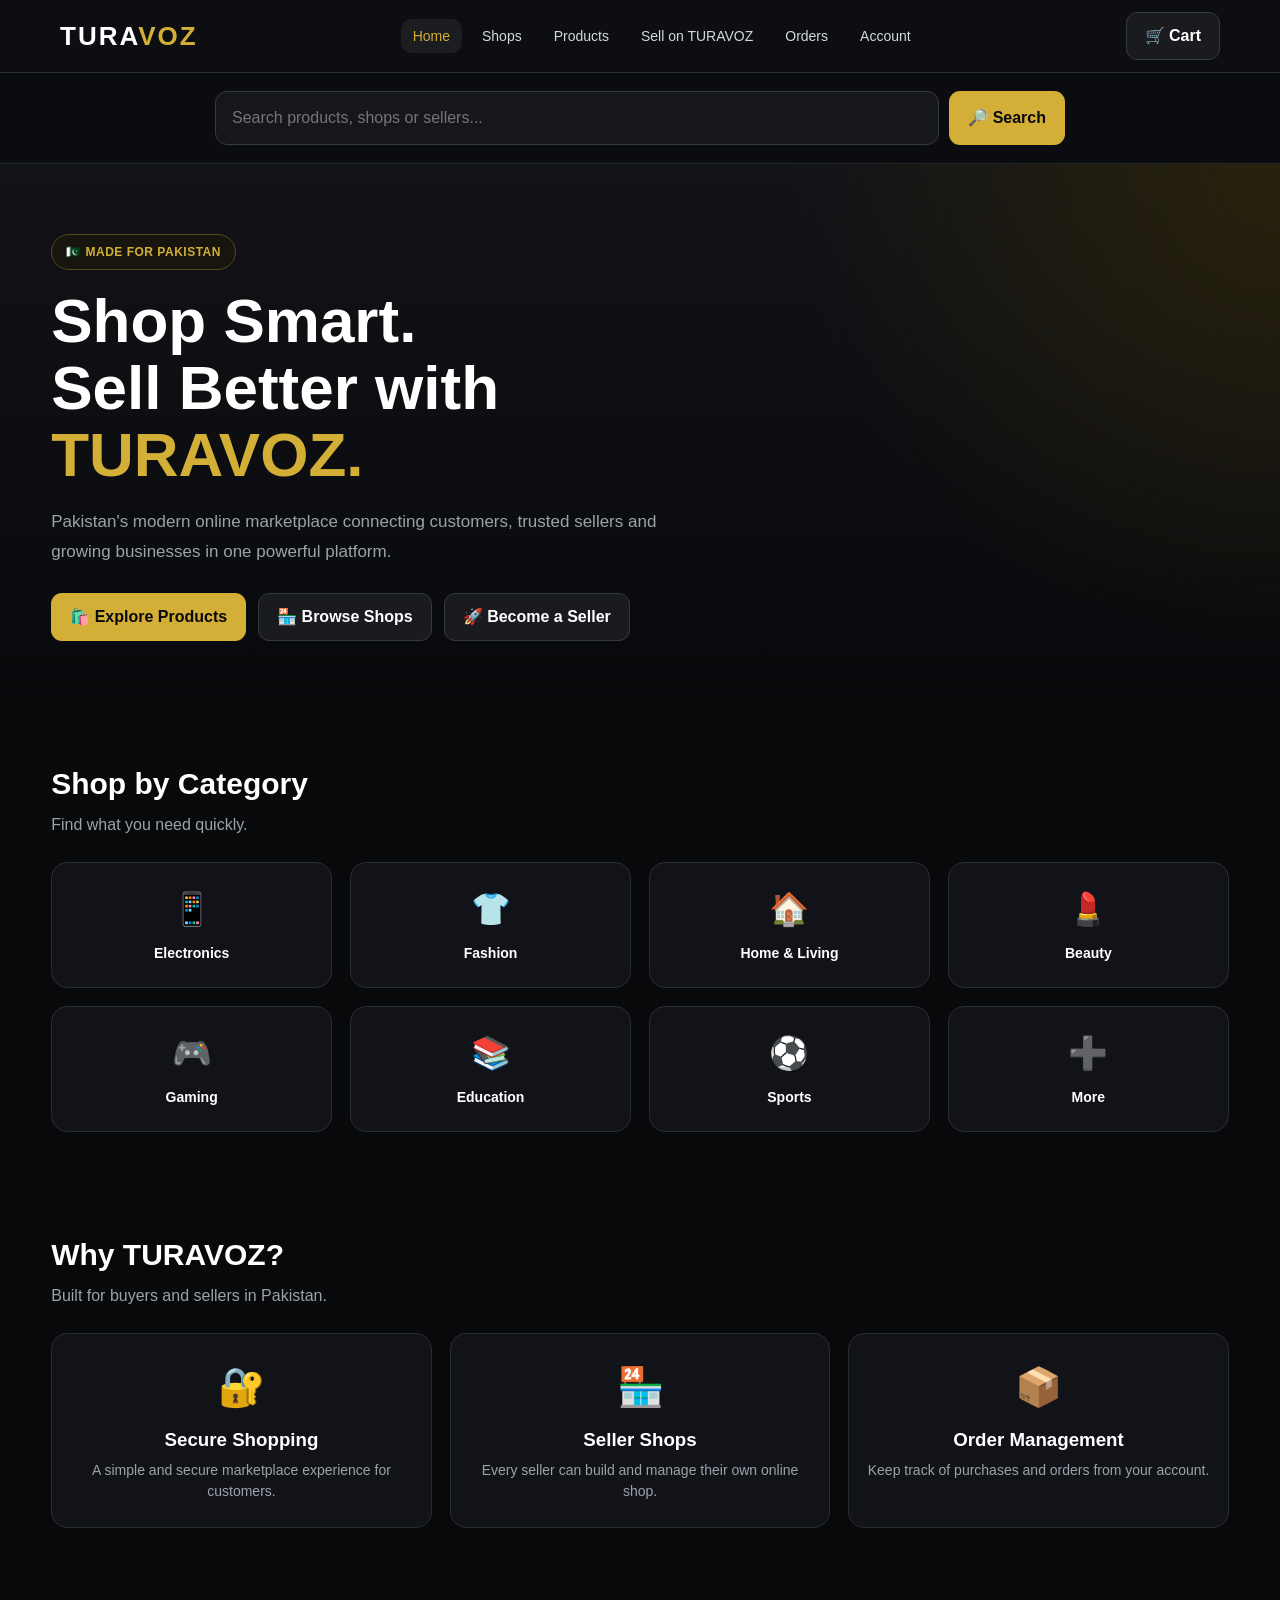
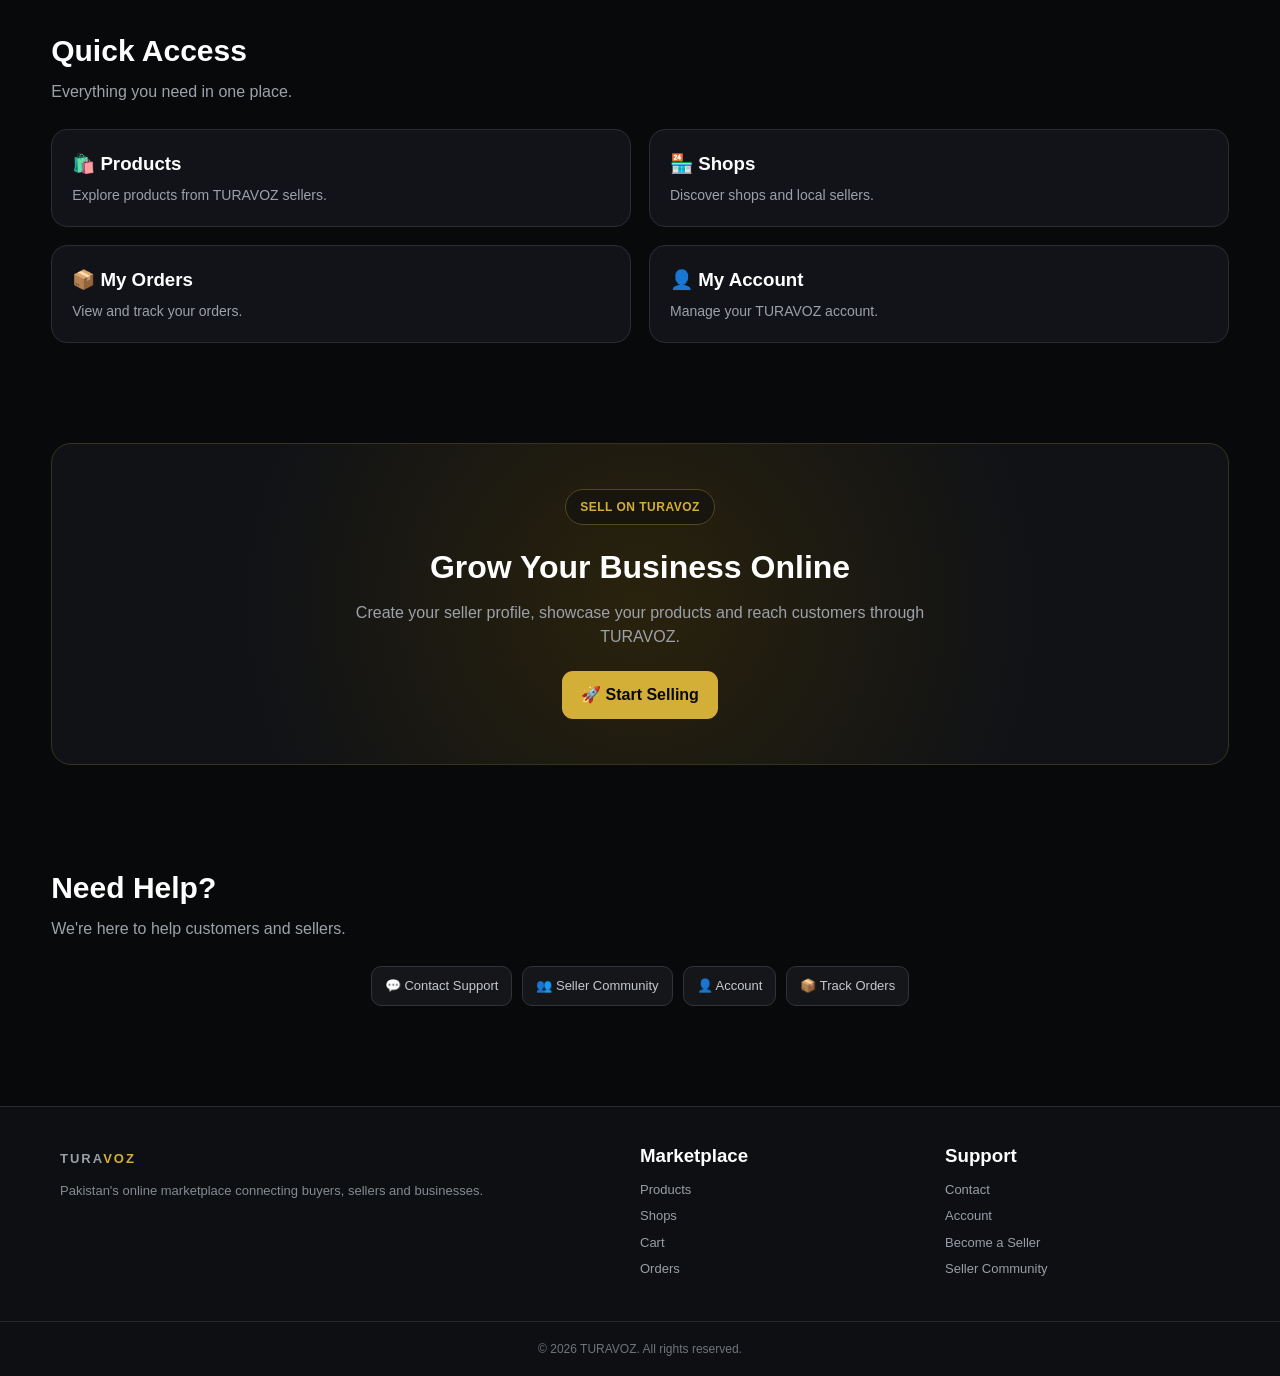
<file: home.html>
<!DOCTYPE html>
<html lang="en">
<head>
  <meta charset="UTF-8">
  <meta name="viewport" content="width=device-width, initial-scale=1.0">

  <title>TURAVOZ — Pakistan's Online Marketplace</title>
  <meta name="description" content="TURAVOZ — Pakistan's online marketplace for products, shops and sellers.">

  <link rel="stylesheet" href="style.css">

  <style>
    .home-top{
      padding:18px 0;
      background:#0b0c0f;
      border-bottom:1px solid #24272c;
    }

    .home-search{
      max-width:850px;
      margin:auto;
      display:flex;
      gap:10px;
    }

    .home-search input{
      flex:1;
      background:#15171b;
      color:#fff;
      border:1px solid #363a40;
      border-radius:12px;
      padding:14px 16px;
      outline:none;
    }

    .home-search input:focus{
      border-color:#d4af37;
    }

    .category-card{
      text-decoration:none;
      text-align:center;
      background:#111318;
      border:1px solid #292d33;
      border-radius:16px;
      padding:22px 10px;
      transition:.2s;
    }

    .category-card:hover{
      transform:translateY(-3px);
      border-color:#d4af37;
    }

    .category-icon{
      font-size:32px;
      margin-bottom:8px;
    }

    .category-card strong{
      font-size:14px;
    }

    .feature-box{
      text-align:center;
      padding:25px 15px;
    }

    .feature-icon{
      font-size:38px;
      margin-bottom:10px;
    }

    .feature-box h3{
      margin-bottom:6px;
    }

    .home-cta{
      text-align:center;
      background:
        radial-gradient(circle at center,#29220c,transparent 65%),
        #101216;
      border:1px solid #39321d;
      border-radius:20px;
      padding:45px 20px;
    }

    .home-cta h2{
      font-size:32px;
      margin-bottom:10px;
    }

    .home-cta p{
      color:#9da2a9;
      max-width:600px;
      margin:0 auto 22px;
    }

    .mini-links{
      display:flex;
      justify-content:center;
      flex-wrap:wrap;
      gap:10px;
      margin-top:20px;
    }

    .mini-links a{
      text-decoration:none;
      color:#c5c8cd;
      border:1px solid #30343a;
      background:#14161a;
      padding:9px 13px;
      border-radius:10px;
      font-size:13px;
    }

    .mini-links a:hover{
      color:#d4af37;
      border-color:#d4af37;
    }
  </style>
</head>

<body>

  <!-- HEADER -->
  <header class="tvz-header">
    <nav class="tvz-nav">

      <a href="home.html" class="tvz-logo">
        TURA<span>VOZ</span>
      </a>

      <ul class="tvz-menu">
        <li><a href="home.html" class="active">Home</a></li>
        <li><a href="shops.html">Shops</a></li>
        <li><a href="product.html">Products</a></li>
        <li><a href="seller.html">Sell on TURAVOZ</a></li>
        <li><a href="orders.html">Orders</a></li>
        <li><a href="account.html">Account</a></li>
      </ul>

      <a href="cart.html" class="tvz-btn tvz-btn-dark">
        🛒 Cart
      </a>

    </nav>
  </header>


  <!-- SEARCH -->
  <section class="home-top">
    <div class="tvz-container">

      <form class="home-search" onsubmit="searchProducts(event)">
        <input
          type="search"
          id="searchBox"
          placeholder="Search products, shops or sellers..."
        >

        <button class="tvz-btn tvz-btn-gold" type="submit">
          🔎 Search
        </button>
      </form>

    </div>
  </section>


  <!-- HERO -->
  <main>

    <section class="tvz-hero">
      <div class="tvz-container">

        <div class="tvz-hero-content">

          <span class="tvz-badge">
            🇵🇰 MADE FOR PAKISTAN
          </span>

          <h1>
            Shop Smart.<br>
            Sell Better with
            <span>TURAVOZ.</span>
          </h1>

          <p>
            Pakistan's modern online marketplace connecting customers,
            trusted sellers and growing businesses in one powerful platform.
          </p>

          <div class="tvz-hero-actions">

            <a href="product.html" class="tvz-btn tvz-btn-gold">
              🛍️ Explore Products
            </a>

            <a href="shops.html" class="tvz-btn tvz-btn-dark">
              🏪 Browse Shops
            </a>

            <a href="seller.html" class="tvz-btn tvz-btn-dark">
              🚀 Become a Seller
            </a>

          </div>

        </div>

      </div>
    </section>


    <!-- CATEGORIES -->
    <section class="tvz-section">

      <div class="tvz-container">

        <div class="tvz-title">
          <h2>Shop by Category</h2>
          <p>Find what you need quickly.</p>
        </div>

        <div class="tvz-grid">

          <a href="product.html" class="category-card">
            <div class="category-icon">📱</div>
            <strong>Electronics</strong>
          </a>

          <a href="product.html" class="category-card">
            <div class="category-icon">👕</div>
            <strong>Fashion</strong>
          </a>

          <a href="product.html" class="category-card">
            <div class="category-icon">🏠</div>
            <strong>Home & Living</strong>
          </a>

          <a href="product.html" class="category-card">
            <div class="category-icon">💄</div>
            <strong>Beauty</strong>
          </a>

          <a href="product.html" class="category-card">
            <div class="category-icon">🎮</div>
            <strong>Gaming</strong>
          </a>

          <a href="product.html" class="category-card">
            <div class="category-icon">📚</div>
            <strong>Education</strong>
          </a>

          <a href="product.html" class="category-card">
            <div class="category-icon">⚽</div>
            <strong>Sports</strong>
          </a>

          <a href="product.html" class="category-card">
            <div class="category-icon">➕</div>
            <strong>More</strong>
          </a>

        </div>

      </div>

    </section>


    <!-- FEATURES -->
    <section class="tvz-section">

      <div class="tvz-container">

        <div class="tvz-title">
          <h2>Why TURAVOZ?</h2>
          <p>Built for buyers and sellers in Pakistan.</p>
        </div>

        <div class="tvz-grid-3">

          <div class="tvz-card feature-box">
            <div class="feature-icon">🔐</div>
            <h3>Secure Shopping</h3>
            <p>
              A simple and secure marketplace experience
              for customers.
            </p>
          </div>

          <div class="tvz-card feature-box">
            <div class="feature-icon">🏪</div>
            <h3>Seller Shops</h3>
            <p>
              Every seller can build and manage their own
              online shop.
            </p>
          </div>

          <div class="tvz-card feature-box">
            <div class="feature-icon">📦</div>
            <h3>Order Management</h3>
            <p>
              Keep track of purchases and orders from your
              account.
            </p>
          </div>

        </div>

      </div>

    </section>


    <!-- QUICK ACCESS -->
    <section class="tvz-section">

      <div class="tvz-container">

        <div class="tvz-title">
          <h2>Quick Access</h2>
          <p>Everything you need in one place.</p>
        </div>

        <div class="tvz-grid-2">

          <a href="product.html" class="tvz-card" style="text-decoration:none;">
            <h3>🛍️ Products</h3>
            <p>Explore products from TURAVOZ sellers.</p>
          </a>

          <a href="shops.html" class="tvz-card" style="text-decoration:none;">
            <h3>🏪 Shops</h3>
            <p>Discover shops and local sellers.</p>
          </a>

          <a href="orders.html" class="tvz-card" style="text-decoration:none;">
            <h3>📦 My Orders</h3>
            <p>View and track your orders.</p>
          </a>

          <a href="account.html" class="tvz-card" style="text-decoration:none;">
            <h3>👤 My Account</h3>
            <p>Manage your TURAVOZ account.</p>
          </a>

        </div>

      </div>

    </section>


    <!-- SELLER CTA -->
    <section class="tvz-section">

      <div class="tvz-container">

        <div class="home-cta">

          <span class="tvz-badge">
            SELL ON TURAVOZ
          </span>

          <h2>Grow Your Business Online</h2>

          <p>
            Create your seller profile, showcase your products
            and reach customers through TURAVOZ.
          </p>

          <a href="seller.html" class="tvz-btn tvz-btn-gold">
            🚀 Start Selling
          </a>

        </div>

      </div>

    </section>


    <!-- SUPPORT -->
    <section class="tvz-section">

      <div class="tvz-container">

        <div class="tvz-title">
          <h2>Need Help?</h2>
          <p>We're here to help customers and sellers.</p>
        </div>

        <div class="mini-links">

          <a href="contact.html">💬 Contact Support</a>

          <a href="seller-community.html">
            👥 Seller Community
          </a>

          <a href="account.html">
            👤 Account
          </a>

          <a href="orders.html">
            📦 Track Orders
          </a>

        </div>

      </div>

    </section>

  </main>


  <!-- FOOTER -->
  <footer class="tvz-footer">

    <div class="tvz-footer-inner">

      <div>
        <a href="home.html" class="tvz-logo">
          TURA<span>VOZ</span>
        </a>

        <p style="margin-top:12px;">
          Pakistan's online marketplace connecting
          buyers, sellers and businesses.
        </p>
      </div>

      <div>
        <h3>Marketplace</h3>

        <a href="product.html">Products</a>
        <a href="shops.html">Shops</a>
        <a href="cart.html">Cart</a>
        <a href="orders.html">Orders</a>
      </div>

      <div>
        <h3>Support</h3>

        <a href="contact.html">Contact</a>
        <a href="account.html">Account</a>
        <a href="seller.html">Become a Seller</a>
        <a href="seller-community.html">Seller Community</a>
      </div>

    </div>

    <div class="tvz-copyright">
      © 2026 TURAVOZ. All rights reserved.
    </div>

  </footer>


  <script>
    function searchProducts(event){
      event.preventDefault();

      const search =
        document.getElementById("searchBox").value.trim();

      if(search === ""){
        alert("Please enter a product or shop name.");
        return;
      }

      window.location.href =
        "product.html?search=" +
        encodeURIComponent(search);
    }
  </script>

</body>
</html>
</file>
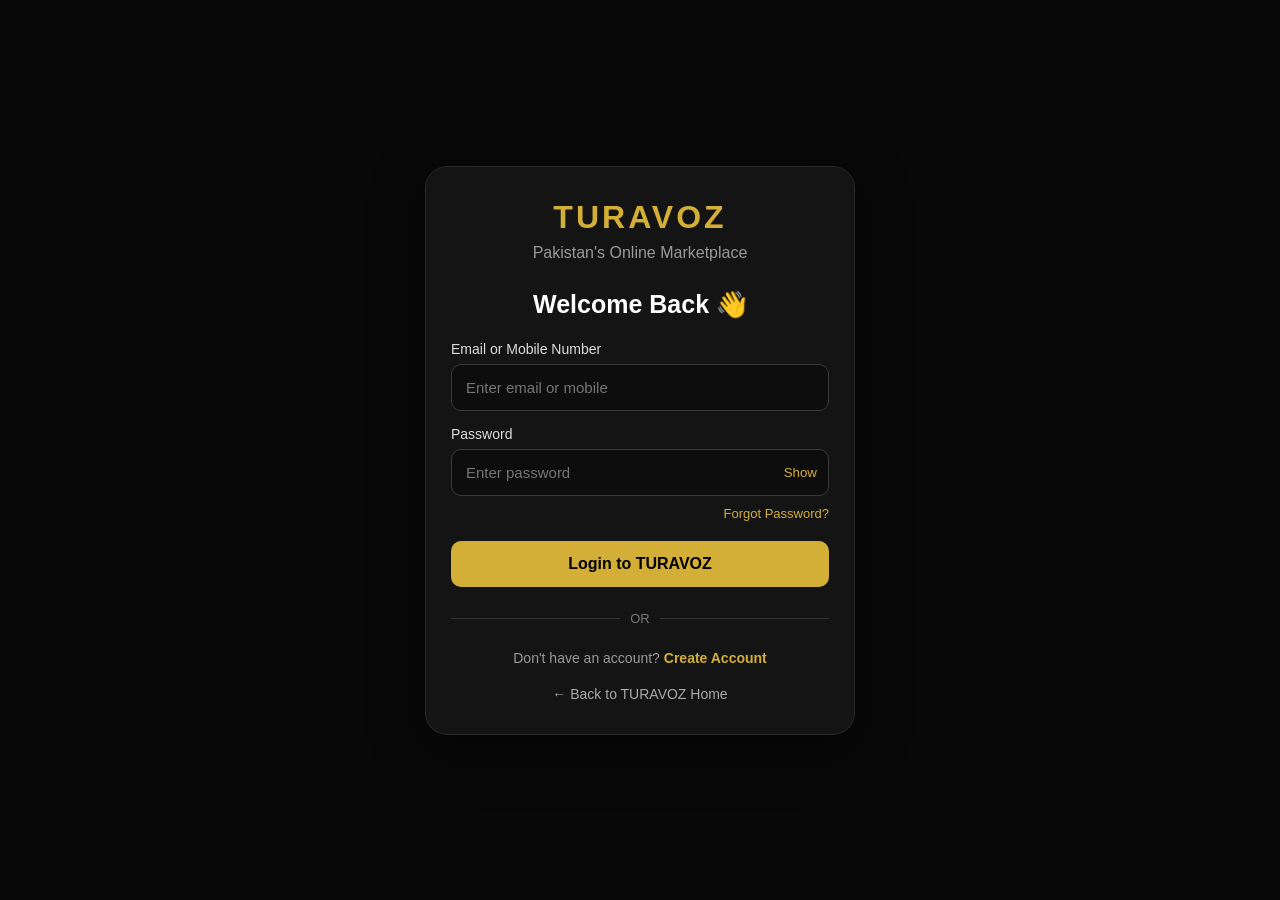
<file: login.html>
<!DOCTYPE html>
<html lang="en">
<head>
<meta charset="UTF-8">
<meta name="viewport" content="width=device-width, initial-scale=1.0">
<title>TURAVOZ | Login</title>

<style>
*{
  box-sizing:border-box;
  margin:0;
  padding:0;
  font-family:Arial,Helvetica,sans-serif;
}

body{
  min-height:100vh;
  background:#080808;
  color:#fff;
  display:flex;
  align-items:center;
  justify-content:center;
  padding:20px;
}

.login-box{
  width:100%;
  max-width:430px;
  background:#141414;
  border:1px solid #292929;
  border-radius:22px;
  padding:32px 25px;
  box-shadow:0 15px 50px rgba(0,0,0,.5);
}

.logo{
  text-align:center;
  color:#d4af37;
  font-size:32px;
  font-weight:900;
  letter-spacing:3px;
  margin-bottom:8px;
}

.tagline{
  text-align:center;
  color:#999;
  margin-bottom:28px;
}

h1{
  text-align:center;
  margin-bottom:22px;
  font-size:25px;
}

label{
  display:block;
  margin:15px 0 7px;
  color:#ddd;
  font-size:14px;
}

input{
  width:100%;
  padding:14px;
  background:#0d0d0d;
  color:#fff;
  border:1px solid #3a3a3a;
  border-radius:10px;
  outline:none;
  font-size:15px;
}

input:focus{
  border-color:#d4af37;
}

.password-box{
  position:relative;
}

.password-box input{
  padding-right:65px;
}

.show{
  position:absolute;
  right:12px;
  top:50%;
  transform:translateY(-50%);
  background:none;
  border:none;
  color:#d4af37;
  cursor:pointer;
}

.forgot{
  display:block;
  text-align:right;
  margin:10px 0 20px;
  color:#d4af37;
  text-decoration:none;
  font-size:13px;
}

.login-btn{
  width:100%;
  padding:14px;
  border:none;
  border-radius:10px;
  background:#d4af37;
  color:#000;
  font-size:16px;
  font-weight:bold;
  cursor:pointer;
}

.login-btn:hover{
  opacity:.9;
}

.divider{
  display:flex;
  align-items:center;
  gap:10px;
  color:#777;
  margin:24px 0;
  font-size:13px;
}

.divider:before,
.divider:after{
  content:"";
  height:1px;
  background:#333;
  flex:1;
}

.signup{
  text-align:center;
  color:#999;
  font-size:14px;
}

.signup a{
  color:#d4af37;
  text-decoration:none;
  font-weight:bold;
}

.home{
  display:block;
  text-align:center;
  margin-top:20px;
  color:#aaa;
  text-decoration:none;
  font-size:14px;
}

.message{
  display:none;
  margin-top:15px;
  padding:12px;
  border-radius:9px;
  text-align:center;
  background:#182016;
  color:#b9e6a9;
  font-size:14px;
}
</style>
</head>

<body>

<div class="login-box">

  <div class="logo">TURAVOZ</div>
  <div class="tagline">Pakistan's Online Marketplace</div>

  <h1>Welcome Back 👋</h1>

  <form onsubmit="loginUser(event)">

    <label>Email or Mobile Number</label>
    <input
      type="text"
      id="user"
      placeholder="Enter email or mobile"
      required
    >

    <label>Password</label>

    <div class="password-box">
      <input
        type="password"
        id="password"
        placeholder="Enter password"
        required
      >

      <button
        type="button"
        class="show"
        onclick="showPassword()"
      >Show</button>
    </div>

    <a href="#" class="forgot"
       onclick="forgotPassword(event)">
       Forgot Password?
    </a>

    <button type="submit" class="login-btn">
      Login to TURAVOZ
    </button>

    <div class="message" id="message"></div>

  </form>

  <div class="divider">OR</div>

  <div class="signup">
    Don't have an account?
    <a href="account.html">Create Account</a>
  </div>

  <a href="index.html" class="home">
    ← Back to TURAVOZ Home
  </a>

</div>

<script>

function showPassword(){

  const password =
    document.getElementById("password");

  const button =
    document.querySelector(".show");

  if(password.type === "password"){
    password.type = "text";
    button.innerText = "Hide";
  }else{
    password.type = "password";
    button.innerText = "Show";
  }
}

function loginUser(event){

  event.preventDefault();

  const message =
    document.getElementById("message");

  message.style.display = "block";

  message.innerText =
    "Login system ready. Your account will be connected when the backend is added.";

}

function forgotPassword(event){

  event.preventDefault();

  const message =
    document.getElementById("message");

  message.style.display = "block";

  message.innerText =
    "Password recovery will be connected with OTP.";

}

</script>

</body>
</html>
</file>
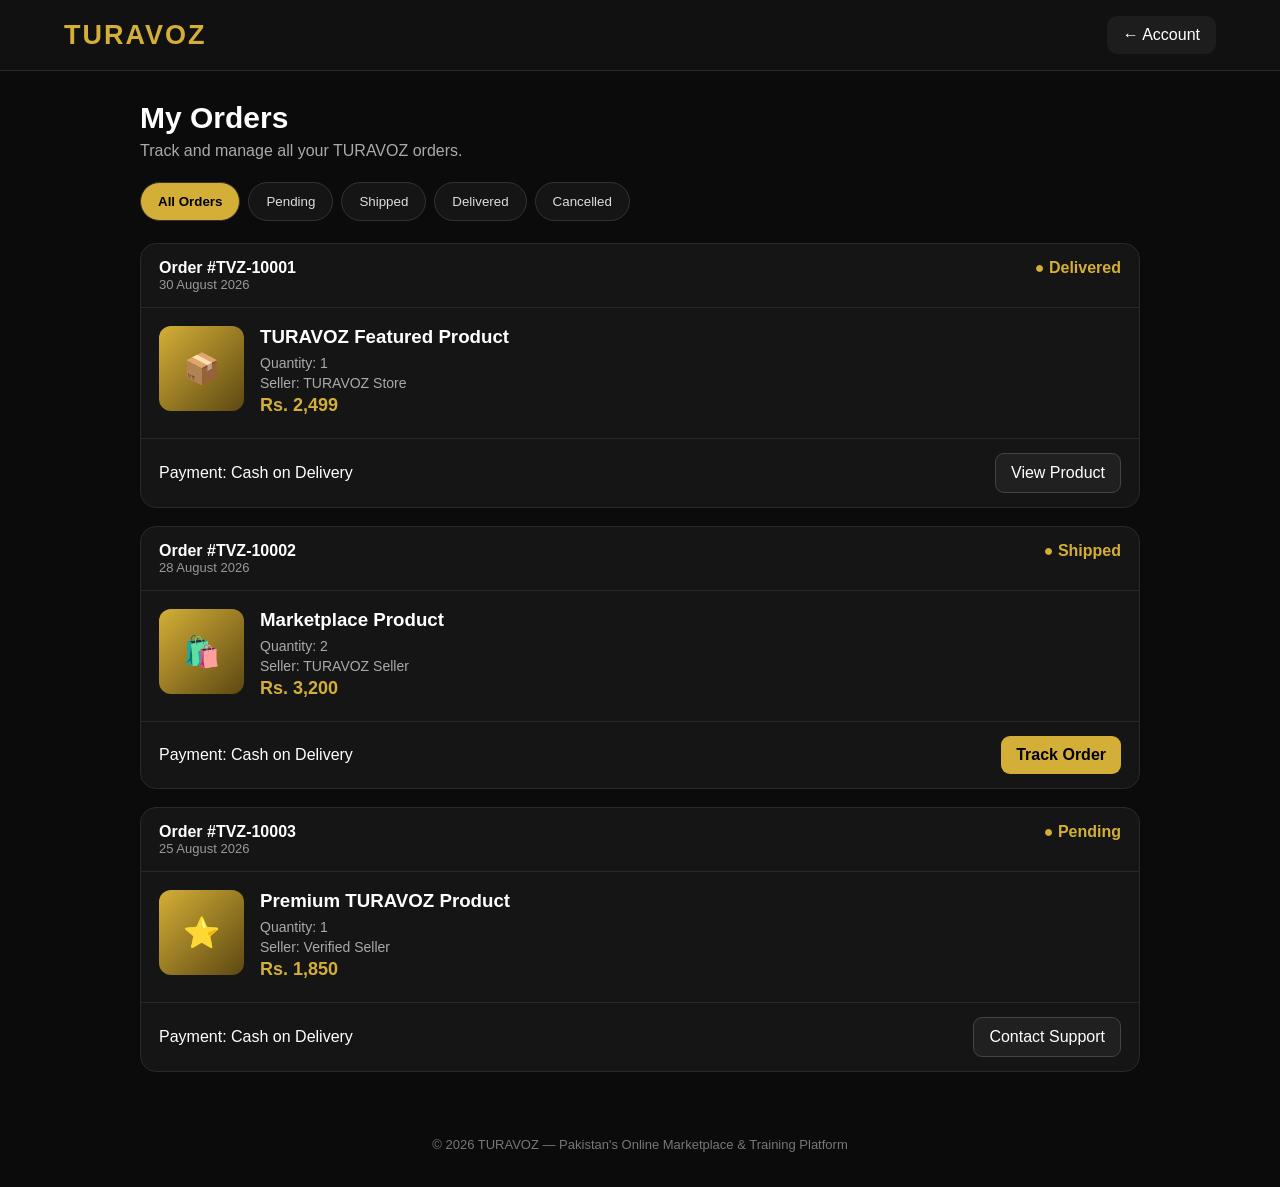
<file: orders.html>
<!DOCTYPE html>
<html lang="en">
<head>
<meta charset="UTF-8">
<meta name="viewport" content="width=device-width, initial-scale=1.0">
<title>TURAVOZ | My Orders</title>

<style>
*{
  box-sizing:border-box;
  margin:0;
  padding:0;
  font-family:Arial,Helvetica,sans-serif;
}

body{
  background:#0b0b0b;
  color:#fff;
}

header{
  background:#111;
  border-bottom:1px solid #2a2a2a;
  padding:16px 5%;
  display:flex;
  justify-content:space-between;
  align-items:center;
  position:sticky;
  top:0;
  z-index:10;
}

.logo{
  color:#d4af37;
  font-size:27px;
  font-weight:900;
  letter-spacing:2px;
}

.back{
  text-decoration:none;
  color:#fff;
  background:#1d1d1d;
  padding:10px 16px;
  border-radius:10px;
}

.container{
  width:92%;
  max-width:1000px;
  margin:30px auto;
}

.title{
  margin-bottom:22px;
}

.title h1{
  font-size:30px;
  margin-bottom:7px;
}

.title p{
  color:#aaa;
}

.tabs{
  display:flex;
  gap:8px;
  overflow-x:auto;
  margin-bottom:22px;
}

.tabs button{
  border:1px solid #333;
  background:#151515;
  color:#ddd;
  padding:11px 17px;
  border-radius:20px;
  white-space:nowrap;
}

.tabs .active{
  background:#d4af37;
  color:#000;
  font-weight:bold;
}

.order{
  background:#151515;
  border:1px solid #292929;
  border-radius:16px;
  margin-bottom:18px;
  overflow:hidden;
}

.order-top{
  padding:15px 18px;
  display:flex;
  justify-content:space-between;
  gap:10px;
  border-bottom:1px solid #292929;
}

.order-id{
  font-weight:bold;
}

.date{
  color:#999;
  font-size:13px;
}

.status{
  color:#d4af37;
  font-weight:bold;
}

.order-body{
  padding:18px;
  display:flex;
  gap:16px;
}

.product-img{
  width:85px;
  height:85px;
  border-radius:12px;
  background:linear-gradient(135deg,#d4af37,#5d4811);
  display:flex;
  align-items:center;
  justify-content:center;
  font-size:30px;
  flex-shrink:0;
}

.info{
  flex:1;
}

.info h3{
  margin-bottom:7px;
}

.info p{
  color:#aaa;
  font-size:14px;
  margin:4px 0;
}

.price{
  color:#d4af37 !important;
  font-size:18px !important;
  font-weight:bold;
}

.order-bottom{
  padding:14px 18px;
  border-top:1px solid #292929;
  display:flex;
  justify-content:space-between;
  align-items:center;
  gap:10px;
}

.btn{
  text-decoration:none;
  display:inline-block;
  padding:10px 15px;
  border-radius:9px;
  border:1px solid #444;
  color:#fff;
  background:#202020;
}

.btn.gold{
  background:#d4af37;
  color:#000;
  border:none;
  font-weight:bold;
}

.empty{
  text-align:center;
  padding:60px 20px;
  background:#151515;
  border-radius:16px;
  border:1px solid #292929;
}

.empty-icon{
  font-size:55px;
  margin-bottom:15px;
}

.empty h2{
  margin-bottom:8px;
}

.empty p{
  color:#999;
  margin-bottom:22px;
}

footer{
  text-align:center;
  padding:35px 15px;
  color:#777;
  font-size:13px;
}

@media(max-width:600px){
  header{
    padding:14px 4%;
  }

  .logo{
    font-size:22px;
  }

  .title h1{
    font-size:25px;
  }

  .order-top{
    flex-direction:column;
  }

  .order-body{
    align-items:flex-start;
  }

  .order-bottom{
    flex-direction:column;
    align-items:stretch;
  }

  .btn{
    text-align:center;
  }
}
</style>
</head>

<body>

<header>
  <div class="logo">TURAVOZ</div>
  <a href="account.html" class="back">← Account</a>
</header>

<main class="container">

  <div class="title">
    <h1>My Orders</h1>
    <p>Track and manage all your TURAVOZ orders.</p>
  </div>

  <div class="tabs">
    <button class="active">All Orders</button>
    <button>Pending</button>
    <button>Shipped</button>
    <button>Delivered</button>
    <button>Cancelled</button>
  </div>

  <div class="order">

    <div class="order-top">
      <div>
        <div class="order-id">Order #TVZ-10001</div>
        <div class="date">30 August 2026</div>
      </div>

      <div class="status">● Delivered</div>
    </div>

    <div class="order-body">

      <div class="product-img">📦</div>

      <div class="info">
        <h3>TURAVOZ Featured Product</h3>
        <p>Quantity: 1</p>
        <p>Seller: TURAVOZ Store</p>
        <p class="price">Rs. 2,499</p>
      </div>

    </div>

    <div class="order-bottom">
      <span>Payment: Cash on Delivery</span>
      <a href="product.html" class="btn">View Product</a>
    </div>

  </div>


  <div class="order">

    <div class="order-top">
      <div>
        <div class="order-id">Order #TVZ-10002</div>
        <div class="date">28 August 2026</div>
      </div>

      <div class="status">● Shipped</div>
    </div>

    <div class="order-body">

      <div class="product-img">🛍️</div>

      <div class="info">
        <h3>Marketplace Product</h3>
        <p>Quantity: 2</p>
        <p>Seller: TURAVOZ Seller</p>
        <p class="price">Rs. 3,200</p>
      </div>

    </div>

    <div class="order-bottom">
      <span>Payment: Cash on Delivery</span>
      <a href="product.html" class="btn gold">Track Order</a>
    </div>

  </div>


  <div class="order">

    <div class="order-top">
      <div>
        <div class="order-id">Order #TVZ-10003</div>
        <div class="date">25 August 2026</div>
      </div>

      <div class="status">● Pending</div>
    </div>

    <div class="order-body">

      <div class="product-img">⭐</div>

      <div class="info">
        <h3>Premium TURAVOZ Product</h3>
        <p>Quantity: 1</p>
        <p>Seller: Verified Seller</p>
        <p class="price">Rs. 1,850</p>
      </div>

    </div>

    <div class="order-bottom">
      <span>Payment: Cash on Delivery</span>
      <a href="contact.html" class="btn">Contact Support</a>
    </div>

  </div>

</main>

<footer>
  © 2026 TURAVOZ — Pakistan's Online Marketplace & Training Platform
</footer>

</body>
</html>
</file>
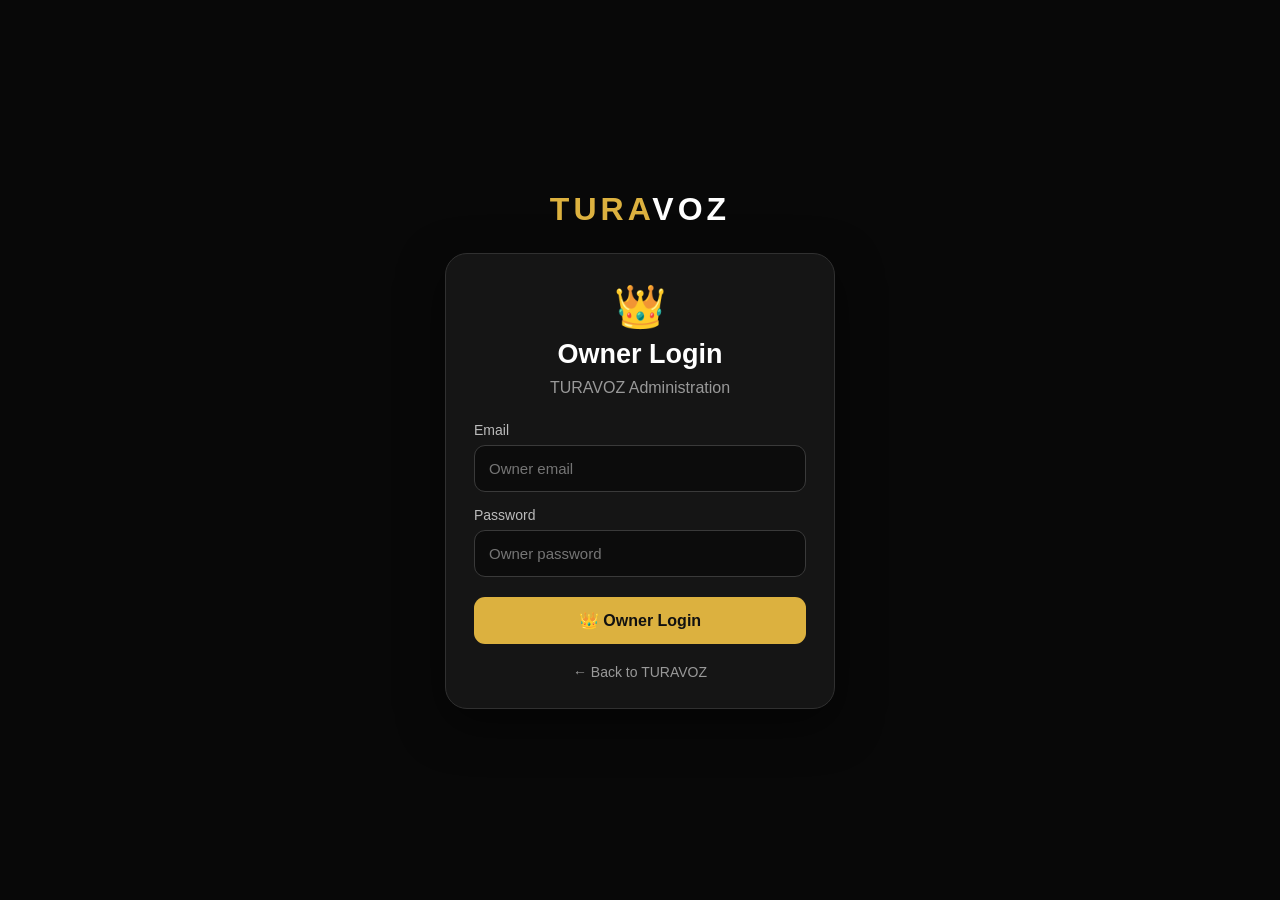
<file: owner.html>
<!DOCTYPE html>
<html lang="en">
<head>
<meta charset="UTF-8">
<meta name="viewport" content="width=device-width, initial-scale=1.0">

<title>TURAVOZ Owner Login</title>

<style>
*{
  box-sizing:border-box;
}

body{
  margin:0;
  min-height:100vh;
  background:#080808;
  color:#fff;
  font-family:Arial,Helvetica,sans-serif;
  display:flex;
  align-items:center;
  justify-content:center;
}

.container{
  width:100%;
  max-width:430px;
  padding:20px;
}

.logo{
  text-align:center;
  font-size:32px;
  font-weight:900;
  letter-spacing:4px;
  margin-bottom:25px;
}

.logo span{
  color:#dcb13f;
}

.card{
  background:#151515;
  border:1px solid #303030;
  border-radius:22px;
  padding:28px;
  box-shadow:0 15px 45px rgba(0,0,0,.5);
}

.owner-icon{
  text-align:center;
  font-size:42px;
  margin-bottom:8px;
}

h1{
  text-align:center;
  margin:0;
  font-size:27px;
}

.subtitle{
  text-align:center;
  color:#999;
  margin:9px 0 25px;
}

label{
  display:block;
  color:#bbb;
  font-size:14px;
  margin:15px 0 7px;
}

input{
  width:100%;
  padding:14px;
  border-radius:11px;
  border:1px solid #3a3a3a;
  background:#0c0c0c;
  color:#fff;
  font-size:15px;
  outline:none;
}

input:focus{
  border-color:#dcb13f;
}

button{
  width:100%;
  padding:14px;
  margin-top:20px;
  border:0;
  border-radius:11px;
  background:#dcb13f;
  color:#111;
  font-size:16px;
  font-weight:800;
  cursor:pointer;
}

.back{
  display:block;
  text-align:center;
  color:#999;
  text-decoration:none;
  margin-top:20px;
  font-size:14px;
}

.message{
  display:none;
  margin-top:15px;
  padding:12px;
  border-radius:10px;
  background:#242424;
  color:#ddd;
  text-align:center;
  font-size:14px;
}
</style>
</head>

<body>

<div class="container">

  <div class="logo">
    <span>TURA</span>VOZ
  </div>

  <div class="card">

    <div class="owner-icon">👑</div>

    <h1>Owner Login</h1>

    <p class="subtitle">
      TURAVOZ Administration
    </p>

    <form onsubmit="ownerLogin(event)">

      <label>Email</label>

      <input
        id="ownerEmail"
        type="email"
        placeholder="Owner email"
        required
      >

      <label>Password</label>

      <input
        id="ownerPassword"
        type="password"
        placeholder="Owner password"
        required
      >

      <button type="submit">
        👑 Owner Login
      </button>

    </form>

    <div id="message" class="message"></div>

    <a href="index.html" class="back">
      ← Back to TURAVOZ
    </a>

  </div>

</div>

<script>

function ownerLogin(event){

  event.preventDefault();

  const message =
    document.getElementById("message");

  message.style.display = "block";

  message.textContent =
    "Owner authentication is ready to be connected securely.";

}

</script>

</body>
</html>
</file>
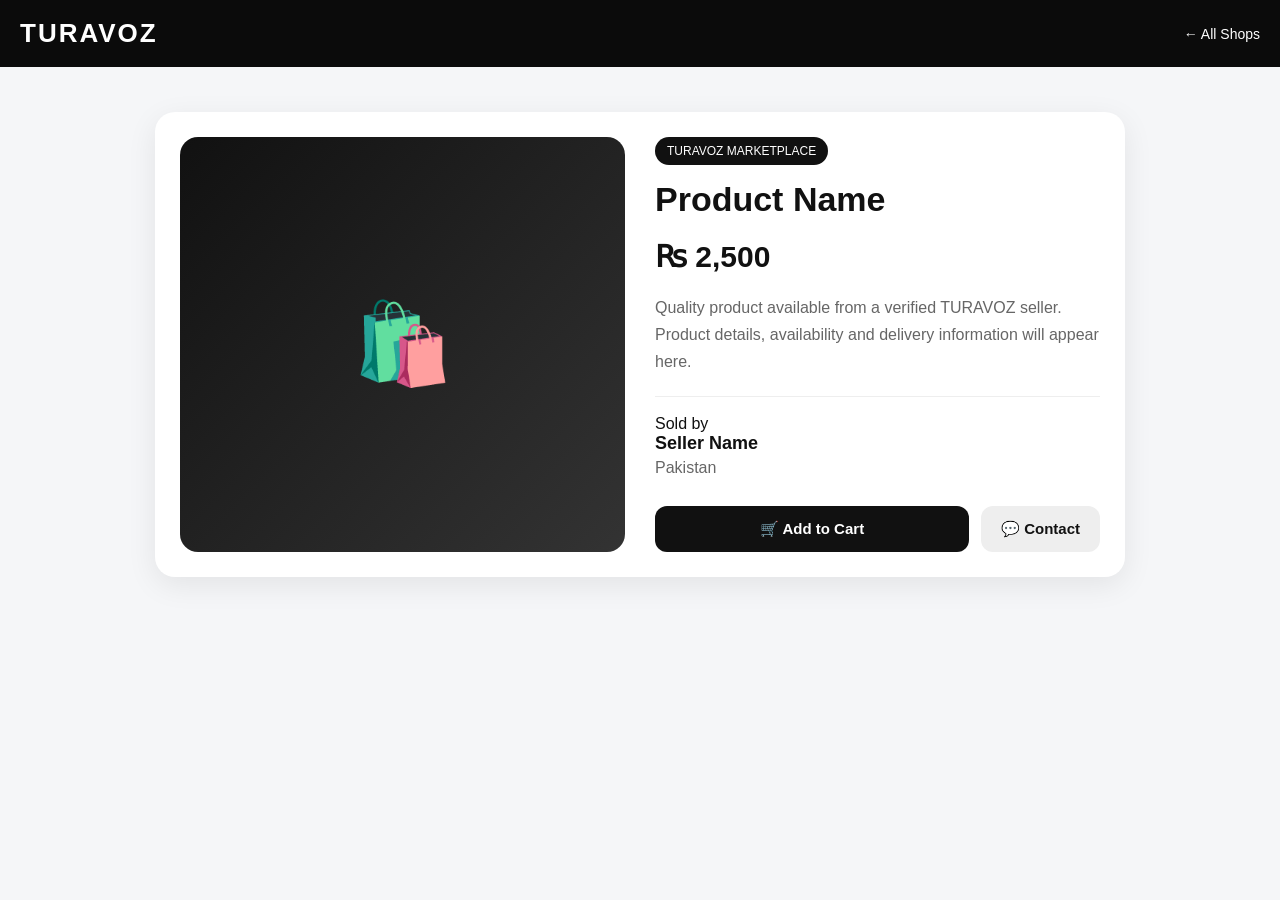
<file: product.html>
<!DOCTYPE html>
<html lang="en">
<head>
<meta charset="UTF-8">
<meta name="viewport" content="width=device-width, initial-scale=1.0">
<meta name="theme-color" content="#0b0b0b">
<title>TURAVOZ — Product</title>

<style>
*{box-sizing:border-box;margin:0;padding:0}

body{
  font-family:Arial,Helvetica,sans-serif;
  background:#f5f6f8;
  color:#111;
}

header{
  background:#0b0b0b;
  color:white;
  padding:18px 20px;
  display:flex;
  align-items:center;
  justify-content:space-between;
}

.logo{
  font-size:26px;
  font-weight:900;
  letter-spacing:2px;
}

.back{
  color:white;
  text-decoration:none;
  font-size:14px;
}

.container{
  max-width:1000px;
  margin:30px auto;
  padding:15px;
}

.product{
  background:white;
  border-radius:20px;
  padding:25px;
  box-shadow:0 8px 30px rgba(0,0,0,.08);
  display:grid;
  grid-template-columns:1fr 1fr;
  gap:30px;
}

.product-image{
  min-height:350px;
  border-radius:18px;
  background:linear-gradient(135deg,#111,#333);
  display:flex;
  align-items:center;
  justify-content:center;
  color:white;
  font-size:80px;
}

.badge{
  display:inline-block;
  background:#111;
  color:white;
  padding:7px 12px;
  border-radius:20px;
  font-size:12px;
  margin-bottom:15px;
}

h1{
  font-size:34px;
  margin-bottom:12px;
}

.price{
  font-size:30px;
  font-weight:bold;
  margin:20px 0;
}

.info{
  color:#666;
  line-height:1.7;
  margin-bottom:20px;
}

.seller{
  border-top:1px solid #eee;
  padding-top:18px;
  margin-top:20px;
}

.seller strong{
  font-size:18px;
}

.buttons{
  display:flex;
  gap:12px;
  margin-top:25px;
}

button{
  border:0;
  padding:14px 20px;
  border-radius:12px;
  font-size:15px;
  font-weight:bold;
  cursor:pointer;
}

.cart{
  background:#111;
  color:white;
  flex:1;
}

.contact{
  background:#eee;
  color:#111;
}

.message{
  display:none;
  margin-top:15px;
  padding:12px;
  border-radius:10px;
  background:#e8f7ee;
  color:#137333;
}

@media(max-width:700px){
  .product{
    grid-template-columns:1fr;
  }

  .product-image{
    min-height:260px;
  }

  h1{
    font-size:28px;
  }
}
</style>
</head>

<body>

<header>
  <div class="logo">TURAVOZ</div>
  <a class="back" href="shops.html">← All Shops</a>
</header>

<div class="container">

  <div class="product">

    <div class="product-image">
      🛍️
    </div>

    <div>

      <span class="badge">TURAVOZ MARKETPLACE</span>

      <h1>Product Name</h1>

      <div class="price">₨ 2,500</div>

      <p class="info">
        Quality product available from a verified TURAVOZ seller.
        Product details, availability and delivery information will
        appear here.
      </p>

      <div class="seller">
        <p>Sold by</p>
        <strong>Seller Name</strong>
        <p class="info">Pakistan</p>
      </div>

      <div class="buttons">
        <button class="cart" onclick="addToCart()">
          🛒 Add to Cart
        </button>

        <button class="contact" onclick="contactSeller()">
          💬 Contact
        </button>
      </div>

      <div id="message" class="message">
        Added successfully to your cart.
      </div>

    </div>

  </div>

</div>

<script>
function addToCart(){
  document.getElementById("message").style.display="block";
  document.getElementById("message").innerText=
    "✓ Product added to your cart.";
}

function contactSeller(){
  document.getElementById("message").style.display="block";
  document.getElementById("message").innerText=
    "💬 Seller contact system will open here.";
}
</script>

</body>
</html>
</file>
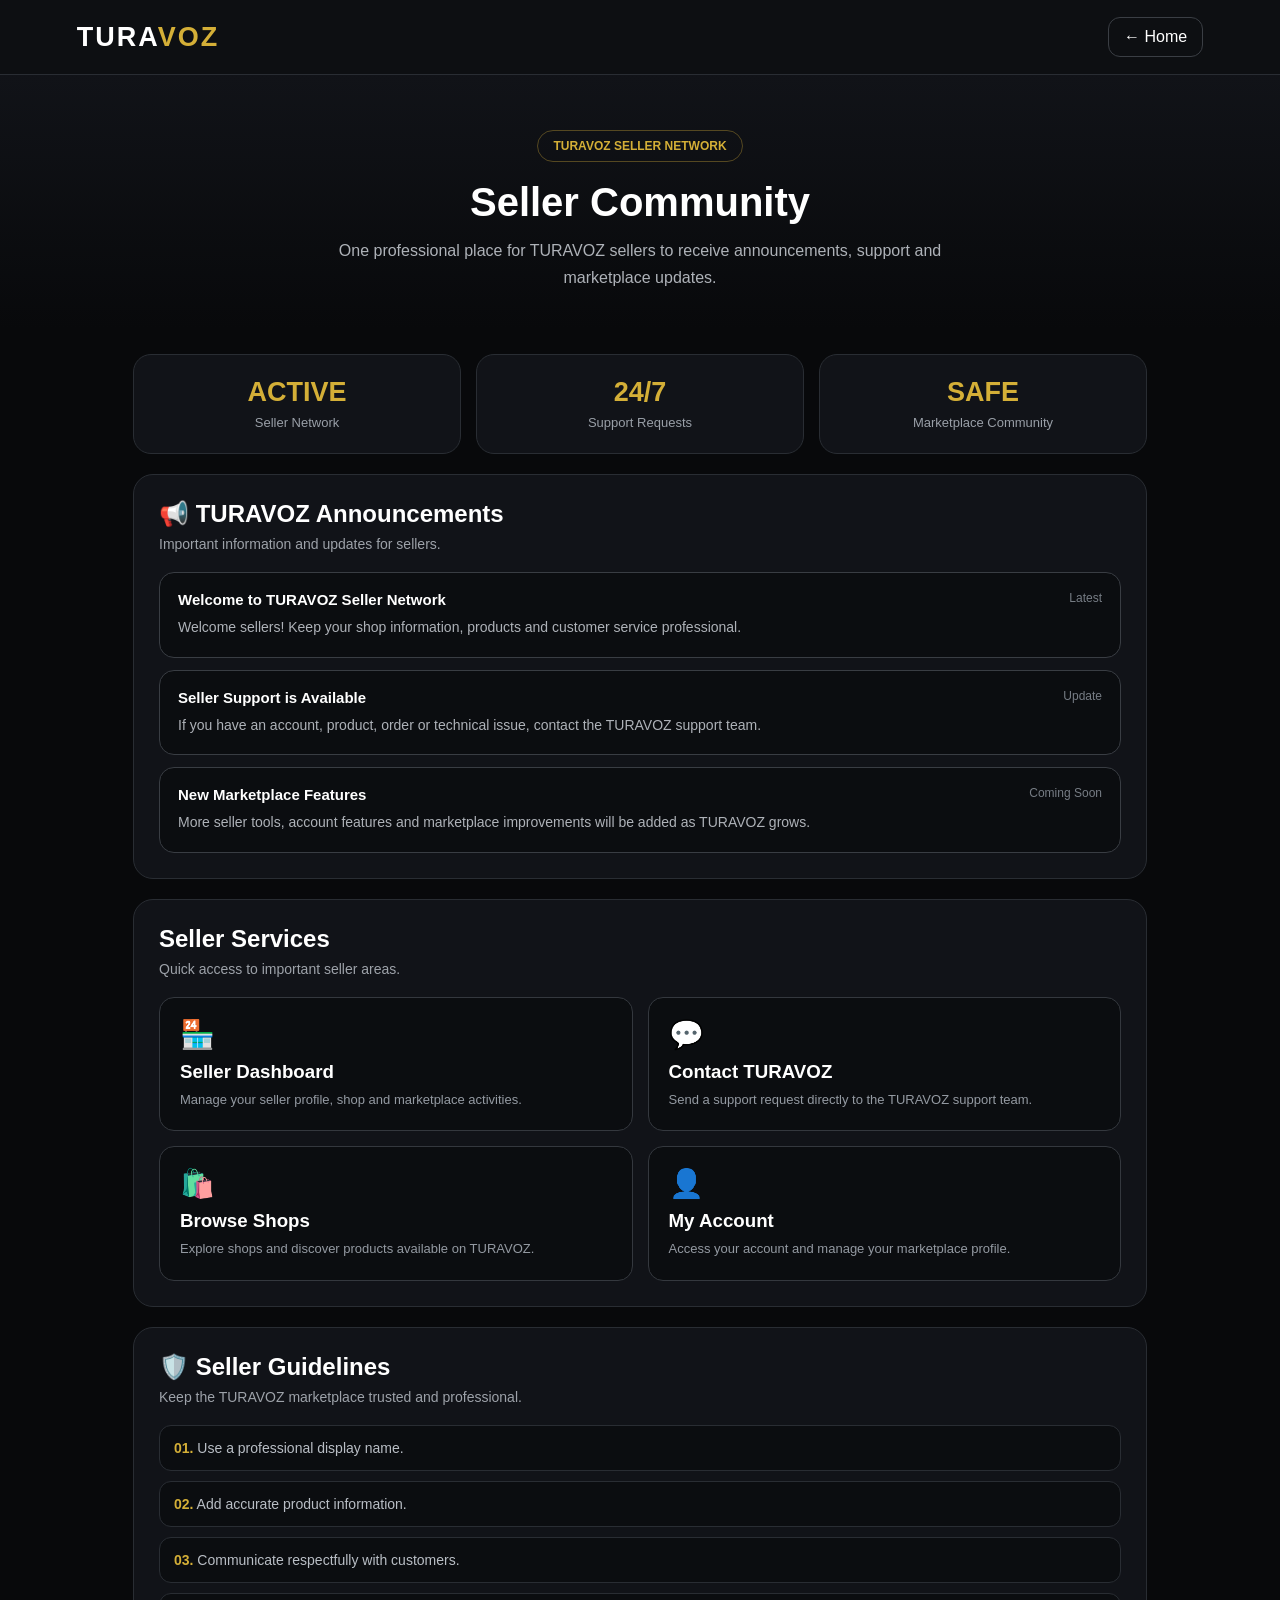
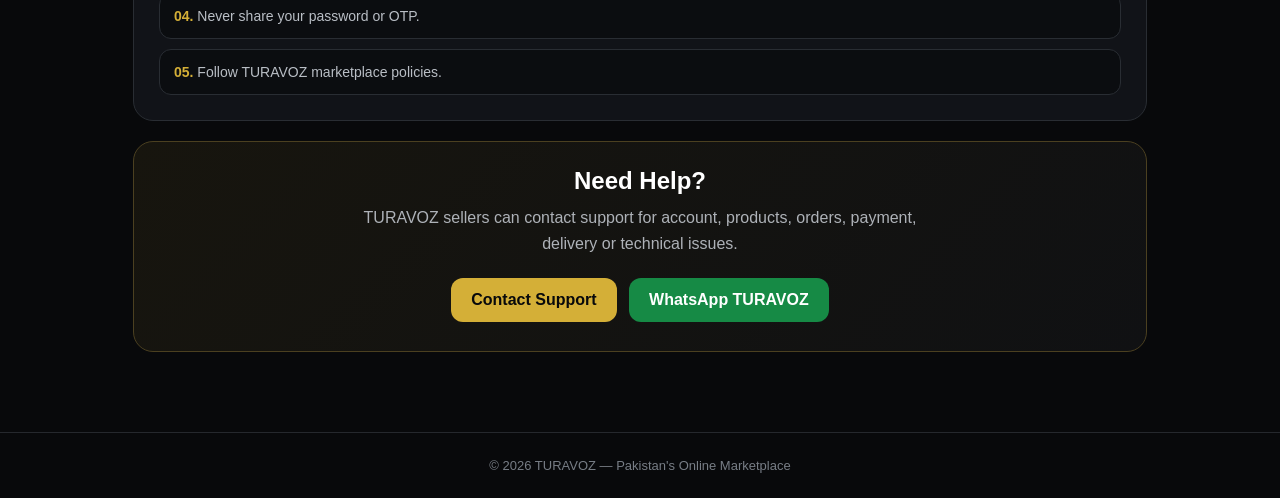
<file: seller-community.html>
<!DOCTYPE html>
<html lang="en">
<head>
<meta charset="UTF-8">
<meta name="viewport" content="width=device-width, initial-scale=1.0">
<meta name="theme-color" content="#08090b">

<title>TURAVOZ — Seller Community</title>

<style>
*{
  box-sizing:border-box;
  margin:0;
  padding:0;
}

body{
  font-family:Arial,Helvetica,sans-serif;
  background:#08090b;
  color:#fff;
  min-height:100vh;
}

.header{
  background:#0d0f12;
  border-bottom:1px solid #292d33;
  padding:17px 6%;
  display:flex;
  align-items:center;
  justify-content:space-between;
}

.logo{
  font-size:27px;
  font-weight:900;
  letter-spacing:2px;
}

.logo span{
  color:#d4af37;
}

.back{
  color:#fff;
  text-decoration:none;
  border:1px solid #3a3e44;
  padding:10px 15px;
  border-radius:12px;
}

.hero{
  text-align:center;
  padding:55px 20px 38px;
  background:linear-gradient(180deg,#111318,#08090b);
}

.badge{
  display:inline-block;
  color:#d4af37;
  border:1px solid #554821;
  border-radius:30px;
  padding:8px 15px;
  font-size:12px;
  font-weight:bold;
  margin-bottom:18px;
}

.hero h1{
  font-size:40px;
  margin-bottom:12px;
}

.hero p{
  color:#aeb2b8;
  max-width:680px;
  margin:auto;
  line-height:1.7;
}

.container{
  max-width:1050px;
  margin:auto;
  padding:25px 18px 60px;
}

.stats{
  display:grid;
  grid-template-columns:repeat(3,1fr);
  gap:15px;
  margin-bottom:20px;
}

.stat{
  background:#111318;
  border:1px solid #292d33;
  border-radius:18px;
  padding:22px;
  text-align:center;
}

.stat strong{
  display:block;
  font-size:27px;
  color:#d4af37;
  margin-bottom:5px;
}

.stat span{
  color:#999fa7;
  font-size:13px;
}

.section{
  background:#111318;
  border:1px solid #292d33;
  border-radius:20px;
  padding:25px;
  margin-bottom:20px;
}

.section h2{
  margin-bottom:8px;
}

.sub{
  color:#9da2a9;
  font-size:14px;
  margin-bottom:20px;
}

.announcement{
  border:1px solid #393d43;
  background:#0b0d10;
  border-radius:15px;
  padding:18px;
  margin-bottom:12px;
}

.announcement:last-child{
  margin-bottom:0;
}

.top{
  display:flex;
  justify-content:space-between;
  gap:10px;
  margin-bottom:8px;
}

.top strong{
  font-size:15px;
}

.date{
  color:#777d85;
  font-size:12px;
}

.announcement p{
  color:#aeb2b8;
  line-height:1.6;
  font-size:14px;
}

.actions{
  display:grid;
  grid-template-columns:repeat(2,1fr);
  gap:15px;
}

.action{
  display:block;
  text-decoration:none;
  background:#0b0d10;
  border:1px solid #34383e;
  border-radius:15px;
  padding:20px;
  color:#fff;
}

.action:hover{
  border-color:#d4af37;
}

.action .icon{
  font-size:28px;
  margin-bottom:10px;
}

.action h3{
  margin-bottom:7px;
}

.action p{
  color:#949aa2;
  font-size:13px;
  line-height:1.6;
}

.rules{
  display:grid;
  gap:10px;
}

.rule{
  padding:14px;
  border-radius:12px;
  background:#0b0d10;
  color:#b9bec5;
  border:1px solid #292d33;
  font-size:14px;
}

.rule b{
  color:#d4af37;
}

.support{
  text-align:center;
  background:linear-gradient(135deg,#17150e,#101113);
  border:1px solid #4b4020;
}

.support p{
  color:#aeb2b8;
  margin:10px auto 18px;
  max-width:600px;
  line-height:1.6;
}

.btn{
  display:inline-block;
  text-decoration:none;
  padding:13px 20px;
  border-radius:12px;
  font-weight:bold;
  margin:4px;
}

.gold{
  background:#d4af37;
  color:#08090b;
}

.whatsapp{
  background:#168a45;
  color:#fff;
}

.footer{
  border-top:1px solid #25282d;
  text-align:center;
  padding:25px;
  color:#777d85;
  font-size:13px;
}

@media(max-width:700px){

  .stats{
    grid-template-columns:1fr;
  }

  .actions{
    grid-template-columns:1fr;
  }

  .hero h1{
    font-size:31px;
  }
}
</style>
</head>

<body>

<header class="header">

  <div class="logo">
    TURA<span>VOZ</span>
  </div>

  <a class="back" href="index.html">
    ← Home
  </a>

</header>


<section class="hero">

  <div class="badge">
    TURAVOZ SELLER NETWORK
  </div>

  <h1>
    Seller Community
  </h1>

  <p>
    One professional place for TURAVOZ sellers to receive
    announcements, support and marketplace updates.
  </p>

</section>


<main class="container">


  <div class="stats">

    <div class="stat">
      <strong>ACTIVE</strong>
      <span>Seller Network</span>
    </div>

    <div class="stat">
      <strong>24/7</strong>
      <span>Support Requests</span>
    </div>

    <div class="stat">
      <strong>SAFE</strong>
      <span>Marketplace Community</span>
    </div>

  </div>


  <section class="section">

    <h2>
      📢 TURAVOZ Announcements
    </h2>

    <p class="sub">
      Important information and updates for sellers.
    </p>


    <div class="announcement">

      <div class="top">
        <strong>Welcome to TURAVOZ Seller Network</strong>
        <span class="date">Latest</span>
      </div>

      <p>
        Welcome sellers! Keep your shop information,
        products and customer service professional.
      </p>

    </div>


    <div class="announcement">

      <div class="top">
        <strong>Seller Support is Available</strong>
        <span class="date">Update</span>
      </div>

      <p>
        If you have an account, product, order or technical
        issue, contact the TURAVOZ support team.
      </p>

    </div>


    <div class="announcement">

      <div class="top">
        <strong>New Marketplace Features</strong>
        <span class="date">Coming Soon</span>
      </div>

      <p>
        More seller tools, account features and marketplace
        improvements will be added as TURAVOZ grows.
      </p>

    </div>

  </section>


  <section class="section">

    <h2>
      Seller Services
    </h2>

    <p class="sub">
      Quick access to important seller areas.
    </p>


    <div class="actions">


      <a class="action" href="seller.html">

        <div class="icon">🏪</div>

        <h3>
          Seller Dashboard
        </h3>

        <p>
          Manage your seller profile, shop and marketplace
          activities.
        </p>

      </a>


      <a class="action" href="contact.html">

        <div class="icon">💬</div>

        <h3>
          Contact TURAVOZ
        </h3>

        <p>
          Send a support request directly to the TURAVOZ
          support team.
        </p>

      </a>


      <a class="action" href="shops.html">

        <div class="icon">🛍️</div>

        <h3>
          Browse Shops
        </h3>

        <p>
          Explore shops and discover products available
          on TURAVOZ.
        </p>

      </a>


      <a class="action" href="account.html">

        <div class="icon">👤</div>

        <h3>
          My Account
        </h3>

        <p>
          Access your account and manage your marketplace
          profile.
        </p>

      </a>


    </div>

  </section>


  <section class="section">

    <h2>
      🛡️ Seller Guidelines
    </h2>

    <p class="sub">
      Keep the TURAVOZ marketplace trusted and professional.
    </p>


    <div class="rules">

      <div class="rule">
        <b>01.</b>
        Use a professional display name.
      </div>

      <div class="rule">
        <b>02.</b>
        Add accurate product information.
      </div>

      <div class="rule">
        <b>03.</b>
        Communicate respectfully with customers.
      </div>

      <div class="rule">
        <b>04.</b>
        Never share your password or OTP.
      </div>

      <div class="rule">
        <b>05.</b>
        Follow TURAVOZ marketplace policies.
      </div>

    </div>

  </section>


  <section class="section support">

    <h2>
      Need Help?
    </h2>

    <p>
      TURAVOZ sellers can contact support for account,
      products, orders, payment, delivery or technical issues.
    </p>


    <a class="btn gold" href="contact.html">
      Contact Support
    </a>

    <a
      class="btn whatsapp"
      href="https://wa.me/923343446939"
      target="_blank">
      WhatsApp TURAVOZ
    </a>

  </section>


</main>


<footer class="footer">

  © 2026 TURAVOZ — Pakistan's Online Marketplace

</footer>

</body>
</html>
</file>
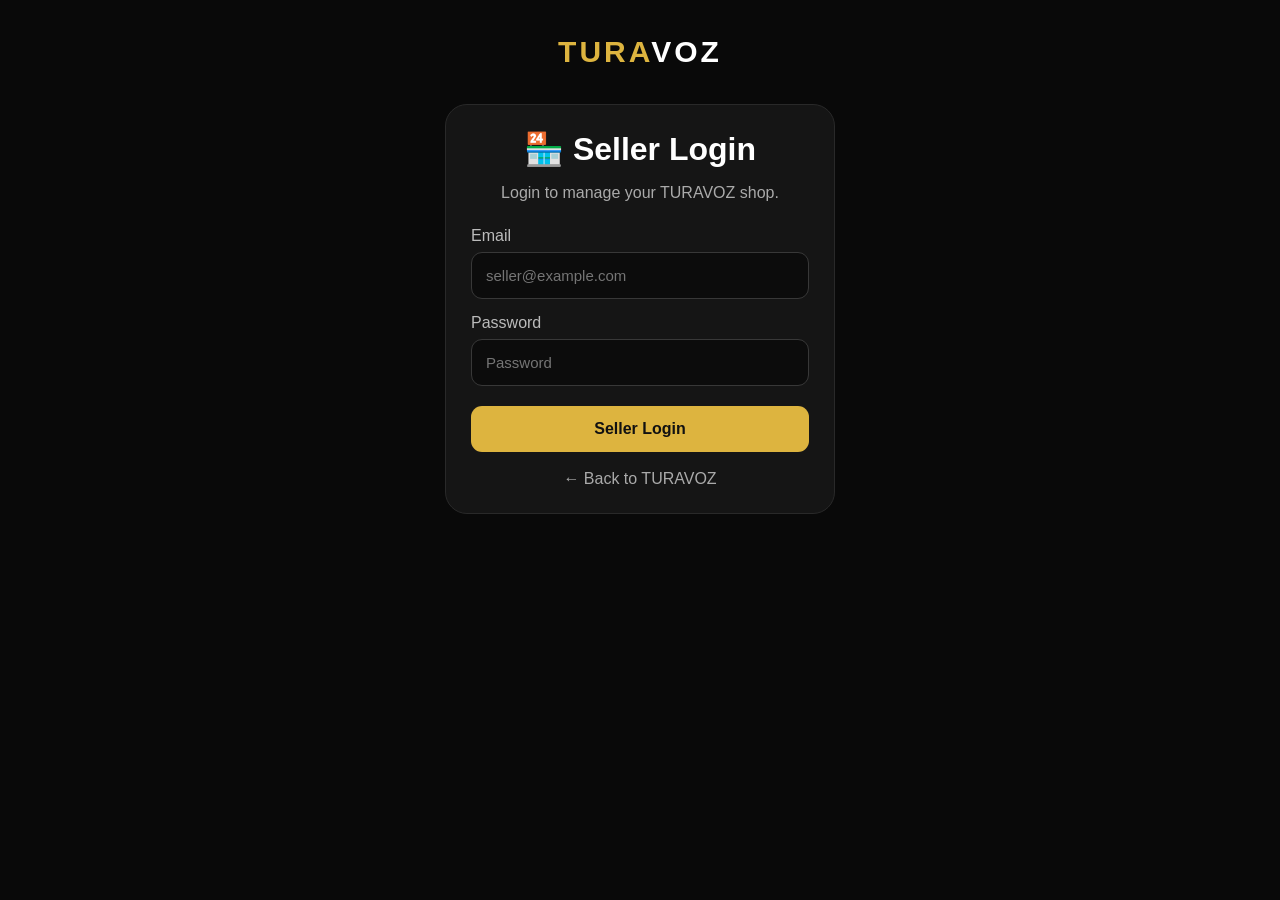
<file: seller-login.html>
<!DOCTYPE html>
<html lang="en">
<head>
<meta charset="UTF-8">
<meta name="viewport" content="width=device-width,initial-scale=1">
<title>TURAVOZ Seller Login</title>

<style>
*{box-sizing:border-box}

body{
  margin:0;
  background:#090909;
  color:#fff;
  font-family:Arial,sans-serif;
}

.wrap{
  max-width:430px;
  margin:auto;
  padding:35px 20px;
}

.logo{
  text-align:center;
  font-size:30px;
  font-weight:900;
  letter-spacing:3px;
}

.logo span{
  color:#ddb43f;
}

.card{
  margin-top:35px;
  background:#151515;
  border:1px solid #292929;
  border-radius:22px;
  padding:25px;
}

h1{
  margin:0 0 8px;
  text-align:center;
}

.sub{
  text-align:center;
  color:#aaa;
  margin-bottom:25px;
}

label{
  display:block;
  color:#bbb;
  margin:15px 0 7px;
}

input{
  width:100%;
  padding:14px;
  border-radius:11px;
  border:1px solid #383838;
  background:#0c0c0c;
  color:#fff;
  font-size:15px;
}

button{
  width:100%;
  margin-top:20px;
  padding:14px;
  border:0;
  border-radius:11px;
  background:#ddb43f;
  color:#111;
  font-weight:800;
  font-size:16px;
}

.back{
  display:block;
  text-align:center;
  margin-top:18px;
  color:#aaa;
  text-decoration:none;
}

.msg{
  display:none;
  margin-top:15px;
  padding:12px;
  border-radius:10px;
  background:#252525;
  color:#ddd;
}
</style>
</head>

<body>

<div class="wrap">

  <div class="logo">
    <span>TURA</span>VOZ
  </div>

  <div class="card">

    <h1>🏪 Seller Login</h1>

    <p class="sub">
      Login to manage your TURAVOZ shop.
    </p>

    <form onsubmit="login(event)">

      <label>Email</label>

      <input
        id="email"
        type="email"
        required
        placeholder="seller@example.com"
      >

      <label>Password</label>

      <input
        id="password"
        type="password"
        required
        placeholder="Password"
      >

      <button type="submit">
        Seller Login
      </button>

    </form>

    <div id="msg" class="msg"></div>

    <a class="back" href="index.html">
      ← Back to TURAVOZ
    </a>

  </div>

</div>

<script>

function login(event){

  event.preventDefault();

  const msg = document.getElementById("msg");

  msg.style.display = "block";

  msg.textContent =
    "Seller login is ready. Secure seller authentication will be connected next.";

}

</script>

</body>
</html>
</file>
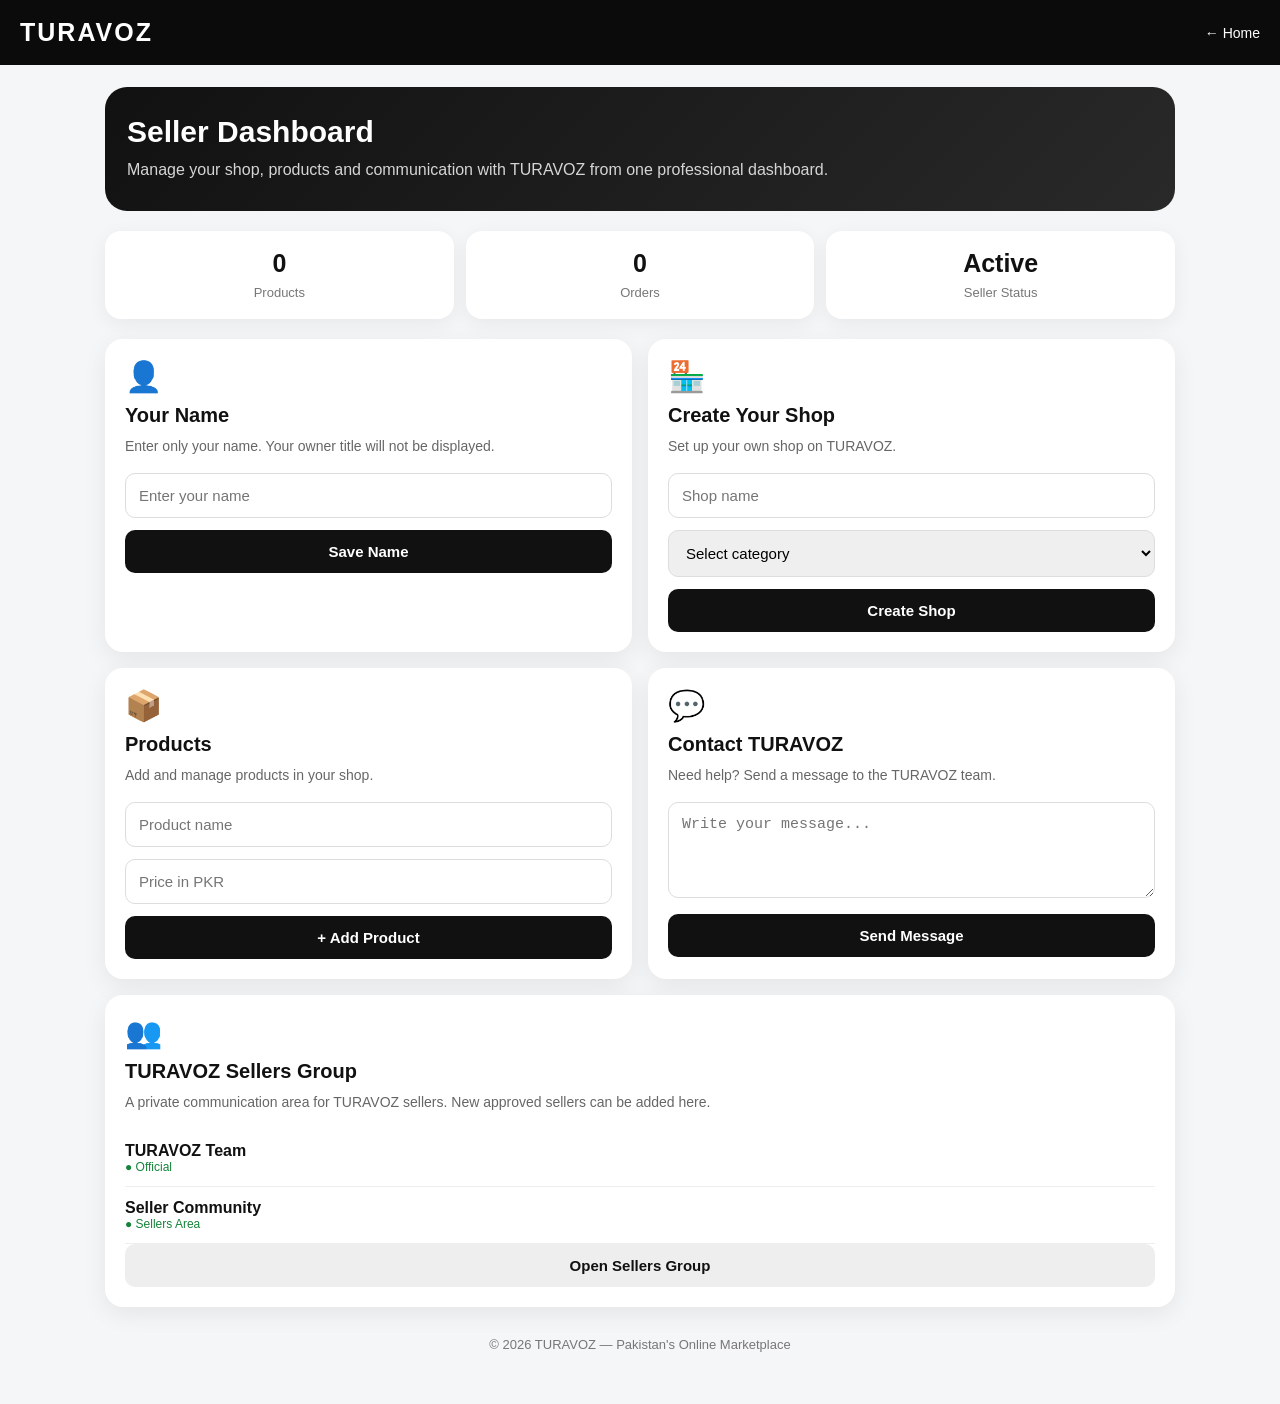
<file: seller.html>
<!DOCTYPE html>
<html lang="en">
<head>
<meta charset="UTF-8">
<meta name="viewport" content="width=device-width, initial-scale=1.0">
<meta name="theme-color" content="#0b0b0b">

<title>TURAVOZ — Seller Dashboard</title>

<style>
*{
  box-sizing:border-box;
  margin:0;
  padding:0;
}

body{
  font-family:Arial,Helvetica,sans-serif;
  background:#f5f6f8;
  color:#111;
}

.header{
  background:#0b0b0b;
  color:white;
  padding:18px 20px;
  display:flex;
  align-items:center;
  justify-content:space-between;
  position:sticky;
  top:0;
  z-index:10;
}

.logo{
  font-size:25px;
  font-weight:900;
  letter-spacing:2px;
}

.home{
  color:white;
  text-decoration:none;
  font-size:14px;
}

.container{
  max-width:1100px;
  margin:auto;
  padding:22px 15px 50px;
}

.hero{
  background:linear-gradient(135deg,#111,#292929);
  color:white;
  border-radius:22px;
  padding:28px 22px;
  margin-bottom:20px;
}

.hero h1{
  font-size:30px;
  margin-bottom:8px;
}

.hero p{
  color:#d5d5d5;
  line-height:1.6;
}

.grid{
  display:grid;
  grid-template-columns:repeat(2,1fr);
  gap:16px;
}

.card{
  background:white;
  border-radius:18px;
  padding:20px;
  box-shadow:0 7px 25px rgba(0,0,0,.07);
}

.card h2{
  font-size:20px;
  margin-bottom:8px;
}

.card p{
  color:#666;
  font-size:14px;
  line-height:1.6;
  margin-bottom:16px;
}

input,select,textarea{
  width:100%;
  padding:13px;
  border:1px solid #ddd;
  border-radius:10px;
  margin-bottom:12px;
  font-size:15px;
  outline:none;
}

input:focus,select:focus,textarea:focus{
  border-color:#111;
}

button{
  width:100%;
  padding:13px;
  border:0;
  border-radius:10px;
  background:#111;
  color:white;
  font-size:15px;
  font-weight:bold;
  cursor:pointer;
}

button.secondary{
  background:#eee;
  color:#111;
}

button.green{
  background:#16833b;
}

.stats{
  display:grid;
  grid-template-columns:repeat(3,1fr);
  gap:12px;
  margin-bottom:20px;
}

.stat{
  background:white;
  padding:18px;
  border-radius:16px;
  text-align:center;
  box-shadow:0 5px 20px rgba(0,0,0,.06);
}

.stat b{
  display:block;
  font-size:25px;
  margin-bottom:5px;
}

.stat span{
  color:#777;
  font-size:13px;
}

.icon{
  font-size:30px;
  margin-bottom:10px;
}

.notice{
  display:none;
  background:#e8f7ee;
  color:#137333;
  padding:13px;
  border-radius:10px;
  margin-top:12px;
}

.seller-group{
  grid-column:1/-1;
}

.member{
  display:flex;
  align-items:center;
  justify-content:space-between;
  padding:12px 0;
  border-bottom:1px solid #eee;
}

.member:last-child{
  border-bottom:0;
}

.member-name{
  font-weight:bold;
}

.online{
  font-size:12px;
  color:#16833b;
}

.footer{
  text-align:center;
  color:#777;
  font-size:13px;
  margin-top:30px;
}

@media(max-width:700px){
  .grid{
    grid-template-columns:1fr;
  }

  .stats{
    grid-template-columns:repeat(3,1fr);
  }

  .hero h1{
    font-size:25px;
  }
}
</style>
</head>

<body>

<header class="header">
  <div class="logo">TURAVOZ</div>
  <a class="home" href="index.html">← Home</a>
</header>

<main class="container">

  <section class="hero">
    <h1>Seller Dashboard</h1>
    <p>
      Manage your shop, products and communication with TURAVOZ
      from one professional dashboard.
    </p>
  </section>

  <section class="stats">
    <div class="stat">
      <b id="productCount">0</b>
      <span>Products</span>
    </div>

    <div class="stat">
      <b id="orderCount">0</b>
      <span>Orders</span>
    </div>

    <div class="stat">
      <b>Active</b>
      <span>Seller Status</span>
    </div>
  </section>

  <section class="grid">

    <!-- SELLER NAME -->
    <div class="card">
      <div class="icon">👤</div>
      <h2>Your Name</h2>
      <p>
        Enter only your name. Your owner title will not be displayed.
      </p>

      <input
        id="sellerName"
        type="text"
        placeholder="Enter your name"
      >

      <button onclick="saveName()">
        Save Name
      </button>

      <div id="nameNotice" class="notice">
        ✓ Name saved successfully.
      </div>
    </div>

    <!-- SHOP -->
    <div class="card">
      <div class="icon">🏪</div>
      <h2>Create Your Shop</h2>
      <p>
        Set up your own shop on TURAVOZ.
      </p>

      <input
        id="shopName"
        type="text"
        placeholder="Shop name"
      >

      <select id="category">
        <option value="">Select category</option>
        <option>Fashion</option>
        <option>Electronics</option>
        <option>Beauty</option>
        <option>Home & Living</option>
        <option>Food</option>
        <option>Books</option>
        <option>Other</option>
      </select>

      <button onclick="createShop()">
        Create Shop
      </button>

      <div id="shopNotice" class="notice">
        ✓ Shop information saved.
      </div>
    </div>

    <!-- PRODUCTS -->
    <div class="card">
      <div class="icon">📦</div>
      <h2>Products</h2>
      <p>
        Add and manage products in your shop.
      </p>

      <input
        id="productName"
        type="text"
        placeholder="Product name"
      >

      <input
        id="productPrice"
        type="number"
        placeholder="Price in PKR"
      >

      <button onclick="addProduct()">
        + Add Product
      </button>

      <div id="productNotice" class="notice">
        ✓ Product added successfully.
      </div>
    </div>

    <!-- CONTACT TURAVOZ -->
    <div class="card">
      <div class="icon">💬</div>
      <h2>Contact TURAVOZ</h2>
      <p>
        Need help? Send a message to the TURAVOZ team.
      </p>

      <textarea
        id="supportMessage"
        rows="4"
        placeholder="Write your message..."
      ></textarea>

      <button onclick="sendMessage()">
        Send Message
      </button>

      <div id="messageNotice" class="notice">
        ✓ Your message has been prepared.
      </div>
    </div>

    <!-- SELLERS GROUP -->
    <div class="card seller-group">
      <div class="icon">👥</div>
      <h2>TURAVOZ Sellers Group</h2>
      <p>
        A private communication area for TURAVOZ sellers.
        New approved sellers can be added here.
      </p>

      <div class="member">
        <div>
          <div class="member-name">TURAVOZ Team</div>
          <div class="online">● Official</div>
        </div>
      </div>

      <div class="member">
        <div>
          <div class="member-name">Seller Community</div>
          <div class="online">● Sellers Area</div>
        </div>
      </div>

      <button
        class="secondary"
        onclick="openGroup()"
      >
        Open Sellers Group
      </button>

      <div id="groupNotice" class="notice">
        Sellers Group area opened.
      </div>
    </div>

  </section>

  <div class="footer">
    © 2026 TURAVOZ — Pakistan's Online Marketplace
  </div>

</main>

<script>

let products =
  Number(localStorage.getItem("turavozProducts")) || 0;

document.getElementById("productCount").innerText = products;

function saveName(){

  const name =
    document.getElementById("sellerName").value.trim();

  if(!name){
    alert("Please enter your name.");
    return;
  }

  localStorage.setItem("turavozSellerName",name);

  document.getElementById("nameNotice").style.display="block";
}

function createShop(){

  const shop =
    document.getElementById("shopName").value.trim();

  const category =
    document.getElementById("category").value;

  if(!shop || !category){
    alert("Please enter shop name and select a category.");
    return;
  }

  localStorage.setItem("turavozShopName",shop);
  localStorage.setItem("turavozCategory",category);

  document.getElementById("shopNotice").style.display="block";
}

function addProduct(){

  const name =
    document.getElementById("productName").value.trim();

  const price =
    document.getElementById("productPrice").value;

  if(!name || !price){
    alert("Please enter product name and price.");
    return;
  }

  products++;

  localStorage.setItem(
    "turavozProducts",
    products
  );

  document.getElementById("productCount").innerText =
    products;

  document.getElementById("productNotice").style.display =
    "block";

  document.getElementById("productName").value="";
  document.getElementById("productPrice").value="";
}

function sendMessage(){

  const message =
    document.getElementById("supportMessage").value.trim();

  if(!message){
    alert("Please write your message.");
    return;
  }

  document.getElementById("messageNotice").style.display =
    "block";
}

function openGroup(){

  document.getElementById("groupNotice").style.display =
    "block";
}

</script>

</body>
</html>
</file>
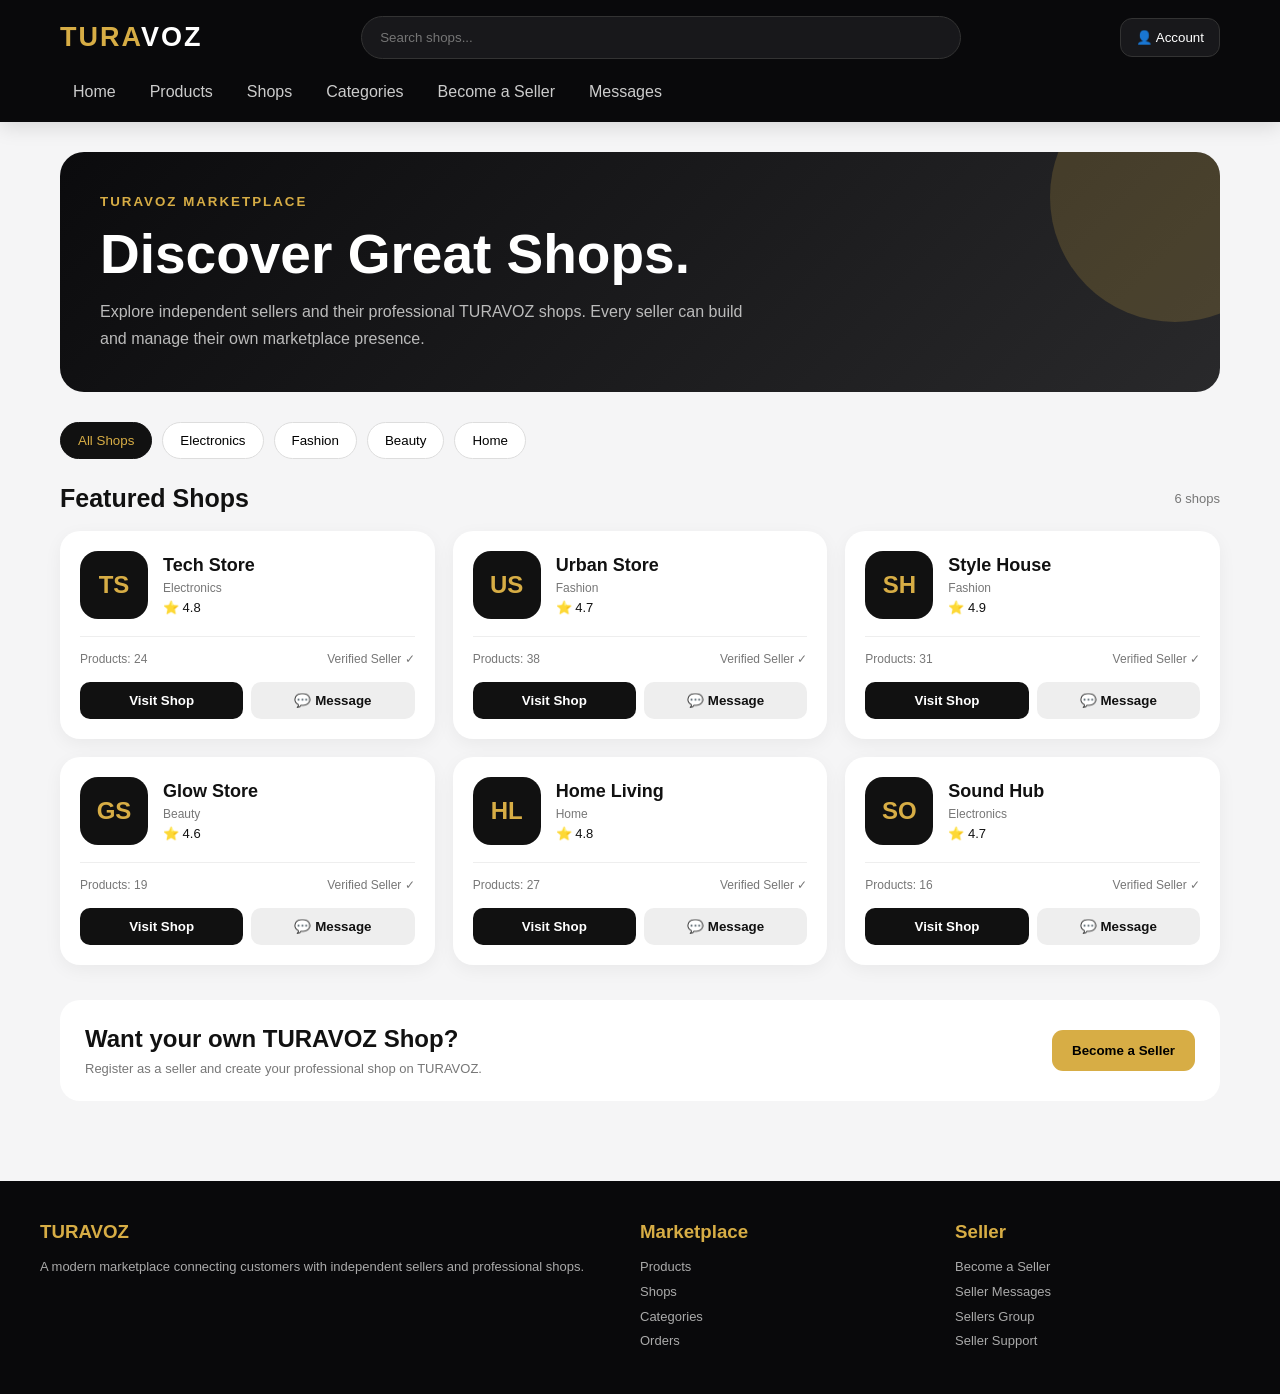
<file: shops.html>
<!DOCTYPE html>
<html lang="en">
<head>
<meta charset="UTF-8">
<meta name="viewport" content="width=device-width, initial-scale=1.0">
<meta name="theme-color" content="#09090b">
<title>TURAVOZ — Shops</title>

<style>
*{box-sizing:border-box;margin:0;padding:0;font-family:Arial,Helvetica,sans-serif}
body{background:#f5f5f6;color:#111}
a{text-decoration:none;color:inherit}
button{border:0;cursor:pointer}

header{
background:#09090b;color:#fff;
position:sticky;top:0;z-index:1000;
box-shadow:0 4px 20px #0002
}

.top{
max-width:1200px;margin:auto;padding:16px 20px;
display:flex;align-items:center;justify-content:space-between;
gap:20px
}

.logo{
font-size:27px;font-weight:900;letter-spacing:2px;
color:#d7ad45
}
.logo span{color:#fff}

.search{
flex:1;max-width:600px
}
.search input{
width:100%;padding:13px 18px;border-radius:30px;
border:1px solid #333;background:#18181b;
color:white;outline:none
}

.account{
background:#18181b;color:#fff;border:1px solid #333;
padding:11px 15px;border-radius:12px
}

.nav{
max-width:1200px;margin:auto;padding:0 20px 13px;
display:flex;gap:8px;overflow-x:auto
}
.nav a{
color:#ccc;padding:8px 13px;border-radius:8px;
white-space:nowrap
}
.nav a:hover{background:#222;color:#d7ad45}

.container{
max-width:1200px;margin:auto;padding:30px 20px
}

.hero{
background:linear-gradient(135deg,#0b0b0d,#29292b);
border-radius:24px;padding:40px;color:white;
margin-bottom:30px;
position:relative;overflow:hidden
}
.hero:after{
content:"";
position:absolute;width:250px;height:250px;
right:-80px;top:-80px;border-radius:50%;
background:#d7ad4533
}
.hero small{
color:#d7ad45;font-weight:bold;letter-spacing:2px
}
.hero h1{
font-size:clamp(34px,6vw,55px);margin:12px 0
}
.hero p{color:#bbb;line-height:1.7;max-width:650px}

.filters{
display:flex;gap:10px;overflow-x:auto;
margin-bottom:25px
}
.filter{
padding:10px 17px;border-radius:25px;
background:white;border:1px solid #ddd;
white-space:nowrap
}
.filter.active{
background:#111;color:#d7ad45;border-color:#111
}

.title{
display:flex;align-items:center;
justify-content:space-between;margin-bottom:18px
}
.title h2{font-size:25px}
.title span{color:#777;font-size:13px}

.shops{
display:grid;
grid-template-columns:repeat(3,1fr);
gap:18px
}

.shop{
background:white;border-radius:20px;
padding:20px;
box-shadow:0 5px 18px #0000000d;
transition:.25s
}
.shop:hover{
transform:translateY(-5px);
box-shadow:0 12px 30px #00000018
}

.shop-top{
display:flex;gap:15px;align-items:center;
margin-bottom:17px
}

.shop-logo{
width:68px;height:68px;border-radius:18px;
background:#111;color:#d7ad45;
display:flex;align-items:center;
justify-content:center;
font-size:24px;font-weight:900
}

.shop h3{font-size:18px;margin-bottom:5px}
.shop-category{font-size:12px;color:#777}
.rating{font-size:13px;margin-top:5px}

.line{
height:1px;background:#eee;margin:15px 0
}

.stats{
display:flex;justify-content:space-between;
font-size:12px;color:#777
}

.shop-buttons{
display:flex;gap:8px;margin-top:16px
}

.shop-buttons button{
flex:1;padding:11px;border-radius:10px;
font-weight:bold
}

.visit{background:#111;color:#fff}
.message{background:#eee;color:#111}

.message:hover,.visit:hover{
background:#d7ad45;color:#111
}

.seller-banner{
margin-top:35px;
background:white;border-radius:20px;
padding:25px;
display:flex;
justify-content:space-between;
align-items:center;
gap:20px
}

.seller-banner h2{margin-bottom:8px}
.seller-banner p{color:#777;font-size:13px}

.seller-btn{
padding:13px 20px;
border-radius:11px;
background:#d7ad45;
font-weight:bold;
white-space:nowrap
}

footer{
margin-top:50px;background:#09090b;color:white;
padding:40px 20px
}
.footer{
max-width:1200px;margin:auto;
display:grid;grid-template-columns:2fr 1fr 1fr;
gap:30px
}
footer h3{color:#d7ad45;margin-bottom:12px}
footer p,footer li{
color:#aaa;font-size:13px;line-height:1.9;
list-style:none
}

@media(max-width:800px){
.shops{grid-template-columns:repeat(2,1fr)}
.seller-banner{flex-direction:column;align-items:flex-start}
}

@media(max-width:520px){
.top{flex-wrap:wrap}
.search{order:3;flex-basis:100%}
.shops{grid-template-columns:1fr}
.hero{padding:28px}
.footer{grid-template-columns:1fr}
}
</style>
</head>

<body>

<header>
<div class="top">

<a href="index.html" class="logo">
TURA<span>VOZ</span>
</a>

<div class="search">
<input id="search"
placeholder="Search shops..."
onkeyup="searchShops()">
</div>

<button class="account" onclick="account()">
👤 Account
</button>

</div>

<nav class="nav">
<a href="index.html">Home</a>
<a href="index.html#products">Products</a>
<a href="shops.html">Shops</a>
<a href="index.html#categories">Categories</a>
<a href="index.html#seller">Become a Seller</a>
<a href="messages.html">Messages</a>
</nav>
</header>


<main class="container">

<section class="hero">
<small>TURAVOZ MARKETPLACE</small>
<h1>Discover Great Shops.</h1>
<p>
Explore independent sellers and their professional
TURAVOZ shops. Every seller can build and manage
their own marketplace presence.
</p>
</section>


<div class="filters">
<button class="filter active" onclick="filterShops('all',this)">
All Shops
</button>

<button class="filter" onclick="filterShops('electronics',this)">
Electronics
</button>

<button class="filter" onclick="filterShops('fashion',this)">
Fashion
</button>

<button class="filter" onclick="filterShops('beauty',this)">
Beauty
</button>

<button class="filter" onclick="filterShops('home',this)">
Home
</button>
</div>


<div class="title">
<h2>Featured Shops</h2>
<span id="shopCount">6 shops</span>
</div>


<section class="shops" id="shopGrid">


<!-- SHOP 1 -->
<article class="shop" data-category="electronics" data-name="Tech Store">
<div class="shop-top">
<div class="shop-logo">TS</div>
<div>
<h3>Tech Store</h3>
<div class="shop-category">Electronics</div>
<div class="rating">⭐ 4.8</div>
</div>
</div>

<div class="line"></div>

<div class="stats">
<span>Products: 24</span>
<span>Verified Seller ✓</span>
</div>

<div class="shop-buttons">
<button class="visit" onclick="visitShop('Tech Store')">
Visit Shop
</button>
<button class="message" onclick="messageSeller('Tech Store')">
💬 Message
</button>
</div>
</article>


<!-- SHOP 2 -->
<article class="shop" data-category="fashion" data-name="Urban Store">
<div class="shop-top">
<div class="shop-logo">US</div>
<div>
<h3>Urban Store</h3>
<div class="shop-category">Fashion</div>
<div class="rating">⭐ 4.7</div>
</div>
</div>

<div class="line"></div>

<div class="stats">
<span>Products: 38</span>
<span>Verified Seller ✓</span>
</div>

<div class="shop-buttons">
<button class="visit" onclick="visitShop('Urban Store')">
Visit Shop
</button>
<button class="message" onclick="messageSeller('Urban Store')">
💬 Message
</button>
</div>
</article>


<!-- SHOP 3 -->
<article class="shop" data-category="fashion" data-name="Style House">
<div class="shop-top">
<div class="shop-logo">SH</div>
<div>
<h3>Style House</h3>
<div class="shop-category">Fashion</div>
<div class="rating">⭐ 4.9</div>
</div>
</div>

<div class="line"></div>

<div class="stats">
<span>Products: 31</span>
<span>Verified Seller ✓</span>
</div>

<div class="shop-buttons">
<button class="visit" onclick="visitShop('Style House')">
Visit Shop
</button>
<button class="message" onclick="messageSeller('Style House')">
💬 Message
</button>
</div>
</article>


<!-- SHOP 4 -->
<article class="shop" data-category="beauty" data-name="Glow Store">
<div class="shop-top">
<div class="shop-logo">GS</div>
<div>
<h3>Glow Store</h3>
<div class="shop-category">Beauty</div>
<div class="rating">⭐ 4.6</div>
</div>
</div>

<div class="line"></div>

<div class="stats">
<span>Products: 19</span>
<span>Verified Seller ✓</span>
</div>

<div class="shop-buttons">
<button class="visit" onclick="visitShop('Glow Store')">
Visit Shop
</button>
<button class="message" onclick="messageSeller('Glow Store')">
💬 Message
</button>
</div>
</article>


<!-- SHOP 5 -->
<article class="shop" data-category="home" data-name="Home Living">
<div class="shop-top">
<div class="shop-logo">HL</div>
<div>
<h3>Home Living</h3>
<div class="shop-category">Home</div>
<div class="rating">⭐ 4.8</div>
</div>
</div>

<div class="line"></div>

<div class="stats">
<span>Products: 27</span>
<span>Verified Seller ✓</span>
</div>

<div class="shop-buttons">
<button class="visit" onclick="visitShop('Home Living')">
Visit Shop
</button>
<button class="message" onclick="messageSeller('Home Living')">
💬 Message
</button>
</div>
</article>


<!-- SHOP 6 -->
<article class="shop" data-category="electronics" data-name="Sound Hub">
<div class="shop-top">
<div class="shop-logo">SO</div>
<div>
<h3>Sound Hub</h3>
<div class="shop-category">Electronics</div>
<div class="rating">⭐ 4.7</div>
</div>
</div>

<div class="line"></div>

<div class="stats">
<span>Products: 16</span>
<span>Verified Seller ✓</span>
</div>

<div class="shop-buttons">
<button class="visit" onclick="visitShop('Sound Hub')">
Visit Shop
</button>
<button class="message" onclick="messageSeller('Sound Hub')">
💬 Message
</button>
</div>
</article>

</section>


<section class="seller-banner">

<div>
<h2>Want your own TURAVOZ Shop?</h2>
<p>
Register as a seller and create your professional
shop on TURAVOZ.
</p>
</div>

<button class="seller-btn"
onclick="location.href='seller.html'">
Become a Seller
</button>

</section>

</main>


<footer>
<div class="footer">

<div>
<h3>TURAVOZ</h3>
<p>
A modern marketplace connecting customers
with independent sellers and professional shops.
</p>
</div>

<div>
<h3>Marketplace</h3>
<ul>
<li>Products</li>
<li>Shops</li>
<li>Categories</li>
<li>Orders</li>
</ul>
</div>

<div>
<h3>Seller</h3>
<ul>
<li>Become a Seller</li>
<li>Seller Messages</li>
<li>Sellers Group</li>
<li>Seller Support</li>
</ul>
</div>

</div>
</footer>


<script>

function searchShops(){

const value =
document.getElementById("search")
.value.toLowerCase();

const shops =
document.querySelectorAll(".shop");

let count=0;

shops.forEach(shop=>{

const name =
shop.dataset.name.toLowerCase();

if(name.includes(value)){
shop.style.display="block";
count++;
}else{
shop.style.display="none";
}

});

document.getElementById("shopCount").innerText =
count+" shops";
}


function filterShops(category,button){

document
.querySelectorAll(".filter")
.forEach(b=>b.classList.remove("active"));

button.classList.add("active");

const shops =
document.querySelectorAll(".shop");

let count=0;

shops.forEach(shop=>{

if(category==="all" ||
shop.dataset.category===category){

shop.style.display="block";
count++;

}else{
shop.style.display="none";
}

});

document.getElementById("shopCount").innerText =
count+" shops";
}


function visitShop(name){

alert(
name+
"\n\nProfessional seller shop page will be connected next."
);

}


function messageSeller(name){

alert(
"Message "+name+
"\n\nSeller messaging will be connected with the TURAVOZ communication system."
);

}


function account(){

alert(
"TURAVOZ ACCOUNT\n\nLogin / Signup / Orders / Seller Account"
);

}

</script>

</body>
</html>
</file>
<file: style.css>
/* =========================================
   TURAVOZ — GLOBAL PROFESSIONAL STYLE
   Black + Gold Marketplace Theme
   ========================================= */

:root{
  --tvz-black:#08090b;
  --tvz-dark:#0d0f12;
  --tvz-card:#111318;
  --tvz-card-2:#15171b;
  --tvz-border:#292d33;
  --tvz-gold:#d4af37;
  --tvz-gold-light:#f0cf67;
  --tvz-white:#ffffff;
  --tvz-text:#e7e9ec;
  --tvz-muted:#9da2a9;
  --tvz-success:#168a45;
  --tvz-danger:#d9534f;
  --tvz-radius:16px;
}

/* RESET */

*{
  box-sizing:border-box;
  margin:0;
  padding:0;
}

html{
  scroll-behavior:smooth;
}

body{
  font-family:
    Arial,
    Helvetica,
    sans-serif;
  background:var(--tvz-black);
  color:var(--tvz-white);
  line-height:1.5;
}

img{
  max-width:100%;
  display:block;
}

a{
  color:inherit;
}

button,
input,
select,
textarea{
  font:inherit;
}


/* =========================================
   HEADER
   ========================================= */

.tvz-header{
  width:100%;
  background:rgba(13,15,18,.97);
  border-bottom:1px solid var(--tvz-border);
  position:sticky;
  top:0;
  z-index:1000;
  backdrop-filter:blur(12px);
}

.tvz-nav{
  max-width:1200px;
  min-height:70px;
  margin:auto;
  padding:12px 20px;
  display:flex;
  align-items:center;
  justify-content:space-between;
  gap:20px;
}

.tvz-logo{
  text-decoration:none;
  font-size:26px;
  font-weight:900;
  letter-spacing:2px;
  color:var(--tvz-white);
}

.tvz-logo span{
  color:var(--tvz-gold);
}

.tvz-menu{
  display:flex;
  align-items:center;
  gap:8px;
  list-style:none;
}

.tvz-menu a{
  text-decoration:none;
  color:#d5d8dc;
  padding:9px 12px;
  border-radius:10px;
  font-size:14px;
  transition:.2s;
}

.tvz-menu a:hover,
.tvz-menu a.active{
  background:#1b1d21;
  color:var(--tvz-gold);
}


/* =========================================
   BUTTONS
   ========================================= */

.tvz-btn{
  display:inline-flex;
  align-items:center;
  justify-content:center;
  gap:8px;
  min-height:44px;
  padding:11px 18px;
  border:1px solid transparent;
  border-radius:11px;
  text-decoration:none;
  font-weight:700;
  cursor:pointer;
  transition:.2s;
}

.tvz-btn:hover{
  transform:translateY(-1px);
}

.tvz-btn-gold{
  background:var(--tvz-gold);
  color:#08090b;
}

.tvz-btn-gold:hover{
  background:var(--tvz-gold-light);
}

.tvz-btn-dark{
  background:#191b1f;
  color:#fff;
  border-color:#363a40;
}

.tvz-btn-dark:hover{
  border-color:var(--tvz-gold);
}

.tvz-btn-success{
  background:var(--tvz-success);
  color:#fff;
}

.tvz-btn-danger{
  background:var(--tvz-danger);
  color:#fff;
}


/* =========================================
   CONTAINER
   ========================================= */

.tvz-container{
  width:92%;
  max-width:1200px;
  margin:auto;
}

.tvz-section{
  padding:50px 0;
}


/* =========================================
   HERO
   ========================================= */

.tvz-hero{
  min-height:480px;
  display:flex;
  align-items:center;
  background:
    radial-gradient(
      circle at top right,
      #29220c 0,
      transparent 35%
    ),
    linear-gradient(
      180deg,
      #111318,
      #08090b
    );
}

.tvz-hero-content{
  max-width:700px;
  padding:70px 0;
}

.tvz-badge{
  display:inline-block;
  color:var(--tvz-gold);
  border:1px solid #554821;
  background:#17150e;
  padding:8px 14px;
  border-radius:30px;
  font-size:12px;
  font-weight:800;
  letter-spacing:.5px;
  margin-bottom:18px;
}

.tvz-hero h1{
  font-size:clamp(34px,6vw,62px);
  line-height:1.08;
  margin-bottom:18px;
}

.tvz-hero h1 span{
  color:var(--tvz-gold);
}

.tvz-hero p{
  color:var(--tvz-muted);
  font-size:17px;
  max-width:650px;
  line-height:1.8;
  margin-bottom:25px;
}

.tvz-hero-actions{
  display:flex;
  flex-wrap:wrap;
  gap:12px;
}


/* =========================================
   TITLES
   ========================================= */

.tvz-title{
  margin-bottom:25px;
}

.tvz-title h2{
  font-size:30px;
  margin-bottom:7px;
}

.tvz-title p{
  color:var(--tvz-muted);
}


/* =========================================
   GRID
   ========================================= */

.tvz-grid{
  display:grid;
  grid-template-columns:repeat(4,1fr);
  gap:18px;
}

.tvz-grid-3{
  display:grid;
  grid-template-columns:repeat(3,1fr);
  gap:18px;
}

.tvz-grid-2{
  display:grid;
  grid-template-columns:repeat(2,1fr);
  gap:18px;
}


/* =========================================
   CARDS
   ========================================= */

.tvz-card{
  background:var(--tvz-card);
  border:1px solid var(--tvz-border);
  border-radius:var(--tvz-radius);
  padding:20px;
  transition:.2s;
}

.tvz-card:hover{
  border-color:#514721;
  transform:translateY(-2px);
}

.tvz-card h3{
  margin-bottom:7px;
}

.tvz-card p{
  color:var(--tvz-muted);
  font-size:14px;
}


/* =========================================
   PRODUCT CARD
   ========================================= */

.tvz-product{
  background:var(--tvz-card);
  border:1px solid var(--tvz-border);
  border-radius:16px;
  overflow:hidden;
  transition:.2s;
}

.tvz-product:hover{
  transform:translateY(-3px);
  border-color:var(--tvz-gold);
}

.tvz-product-image{
  aspect-ratio:1/1;
  background:#181a1e;
  display:flex;
  align-items:center;
  justify-content:center;
  font-size:55px;
  color:var(--tvz-gold);
}

.tvz-product-body{
  padding:16px;
}

.tvz-product-body h3{
  font-size:16px;
  margin-bottom:6px;
}

.tvz-product-seller{
  color:var(--tvz-muted);
  font-size:12px;
  margin-bottom:10px;
}

.tvz-price{
  color:var(--tvz-gold);
  font-size:19px;
  font-weight:900;
  margin-bottom:13px;
}


/* =========================================
   SEARCH
   ========================================= */

.tvz-search{
  display:flex;
  gap:10px;
  width:100%;
}

.tvz-search input{
  flex:1;
  min-width:0;
}

.tvz-input{
  width:100%;
  background:#090a0c;
  color:#fff;
  border:1px solid #34383e;
  border-radius:11px;
  padding:13px 14px;
  outline:none;
}

.tvz-input:focus{
  border-color:var(--tvz-gold);
}

.tvz-select{
  width:100%;
  background:#090a0c;
  color:#fff;
  border:1px solid #34383e;
  border-radius:11px;
  padding:13px 14px;
}


/* =========================================
   SHOP
   ========================================= */

.tvz-shop{
  background:var(--tvz-card);
  border:1px solid var(--tvz-border);
  border-radius:18px;
  padding:22px;
}

.tvz-shop-logo{
  width:65px;
  height:65px;
  border-radius:16px;
  background:linear-gradient(
    135deg,
    var(--tvz-gold),
    #6c5210
  );
  color:#08090b;
  display:flex;
  align-items:center;
  justify-content:center;
  font-weight:900;
  font-size:25px;
  margin-bottom:14px;
}

.tvz-shop h3{
  margin-bottom:5px;
}

.tvz-shop p{
  color:var(--tvz-muted);
  font-size:13px;
}


/* =========================================
   BADGES / STATUS
   ========================================= */

.tvz-status{
  display:inline-flex;
  align-items:center;
  gap:6px;
  padding:6px 10px;
  border-radius:30px;
  font-size:11px;
  font-weight:800;
}

.tvz-status-gold{
  color:var(--tvz-gold);
  background:#211c0c;
}

.tvz-status-green{
  color:#62d58e;
  background:#102318;
}

.tvz-status-red{
  color:#ff8b87;
  background:#291312;
}


/* =========================================
   FORMS
   ========================================= */

.tvz-form{
  display:grid;
  gap:15px;
}

.tvz-field label{
  display:block;
  color:#cdd0d5;
  font-size:13px;
  font-weight:700;
  margin-bottom:7px;
}

.tvz-field textarea{
  min-height:130px;
  resize:vertical;
}


/* =========================================
   ALERT
   ========================================= */

.tvz-alert{
  padding:15px;
  border-radius:12px;
  border:1px solid #4b4020;
  background:#17150e;
  color:#d9c98f;
  font-size:13px;
  line-height:1.6;
}


/* =========================================
   FOOTER
   ========================================= */

.tvz-footer{
  margin-top:50px;
  background:#0d0f12;
  border-top:1px solid var(--tvz-border);
}

.tvz-footer-inner{
  max-width:1200px;
  margin:auto;
  padding:35px 20px;
  display:grid;
  grid-template-columns:2fr 1fr 1fr;
  gap:30px;
}

.tvz-footer h3{
  margin-bottom:10px;
}

.tvz-footer p{
  color:#858b93;
  font-size:13px;
  line-height:1.7;
}

.tvz-footer a{
  display:block;
  color:#999fa7;
  text-decoration:none;
  font-size:13px;
  margin:7px 0;
}

.tvz-footer a:hover{
  color:var(--tvz-gold);
}

.tvz-copyright{
  border-top:1px solid #25282d;
  text-align:center;
  padding:18px;
  color:#70757c;
  font-size:12px;
}


/* =========================================
   MOBILE NAVIGATION
   ========================================= */

.tvz-mobile-menu{
  display:none;
}


/* =========================================
   RESPONSIVE
   ========================================= */

@media(max-width:950px){

  .tvz-grid{
    grid-template-columns:repeat(2,1fr);
  }

  .tvz-grid-3{
    grid-template-columns:repeat(2,1fr);
  }

  .tvz-footer-inner{
    grid-template-columns:1fr 1fr;
  }

  .tvz-menu{
    display:none;
  }

  .tvz-mobile-menu{
    display:block;
    color:#fff;
    background:#191b1f;
    border:1px solid #363a40;
    padding:9px 12px;
    border-radius:10px;
  }
}


@media(max-width:650px){

  .tvz-nav{
    min-height:62px;
    padding:10px 15px;
  }

  .tvz-logo{
    font-size:22px;
  }

  .tvz-grid,
  .tvz-grid-3,
  .tvz-grid-2{
    grid-template-columns:1fr;
  }

  .tvz-hero{
    min-height:420px;
  }

  .tvz-hero-content{
    padding:55px 0;
  }

  .tvz-hero p{
    font-size:15px;
  }

  .tvz-search{
    flex-direction:column;
  }

  .tvz-footer-inner{
    grid-template-columns:1fr;
  }

  .tvz-section{
    padding:35px 0;
  }
}


@media(max-width:420px){

  .tvz-container{
    width:94%;
  }

  .tvz-card,
  .tvz-shop{
    padding:16px;
  }

  .tvz-btn{
    width:100%;
  }

  .tvz-hero-actions{
    flex-direction:column;
  }
}
</file>
